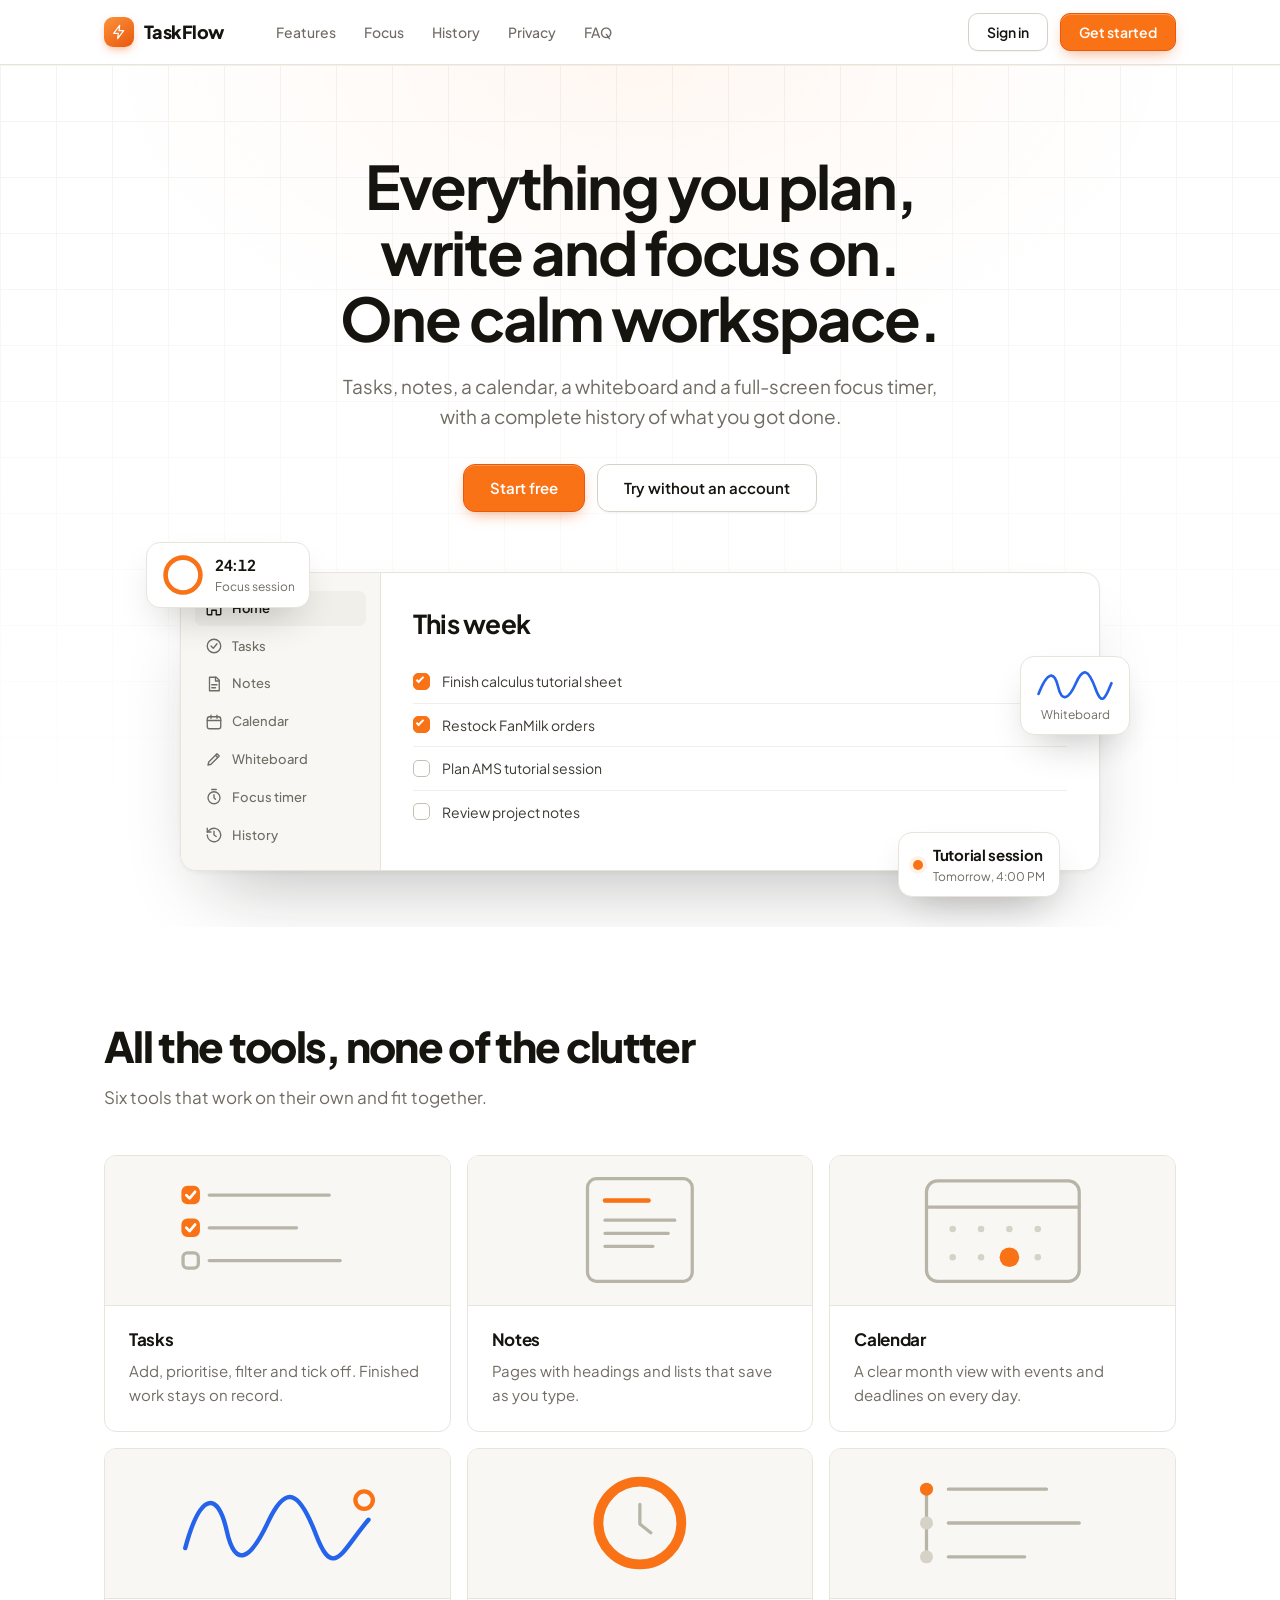
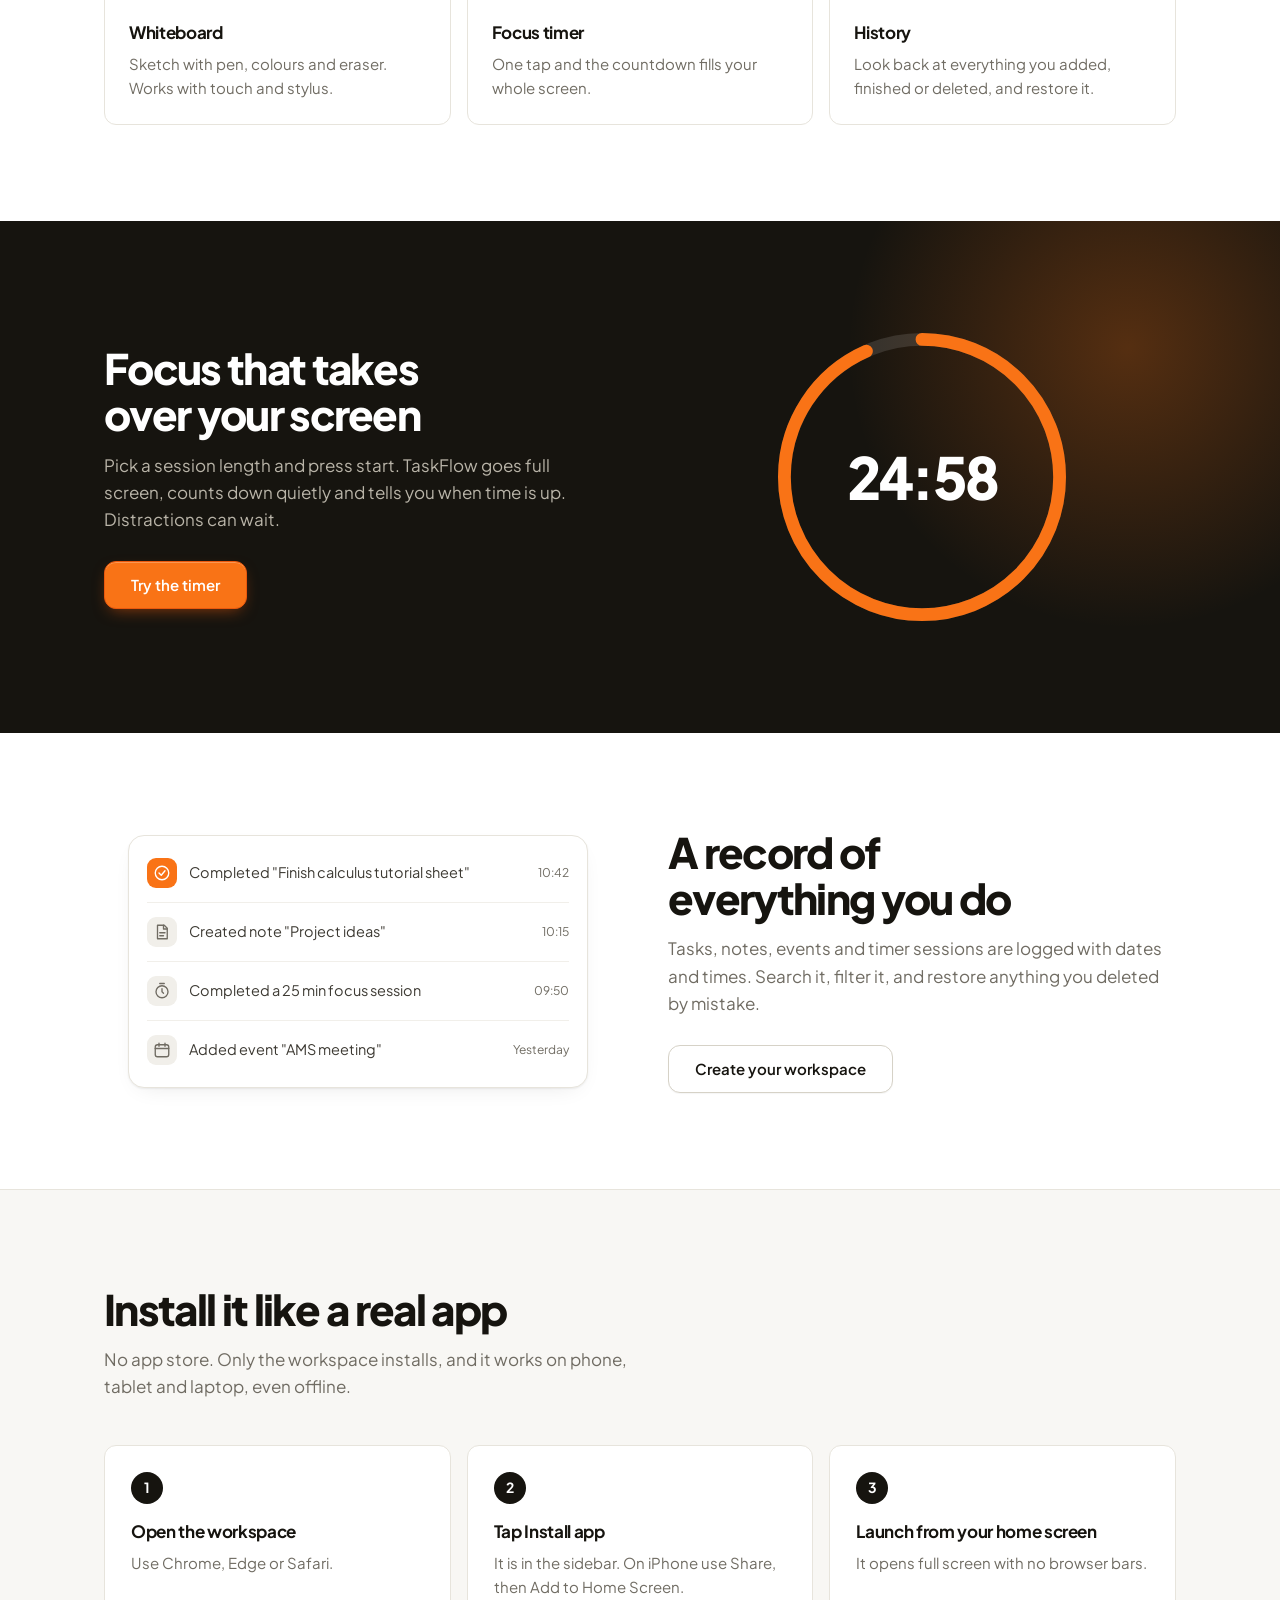
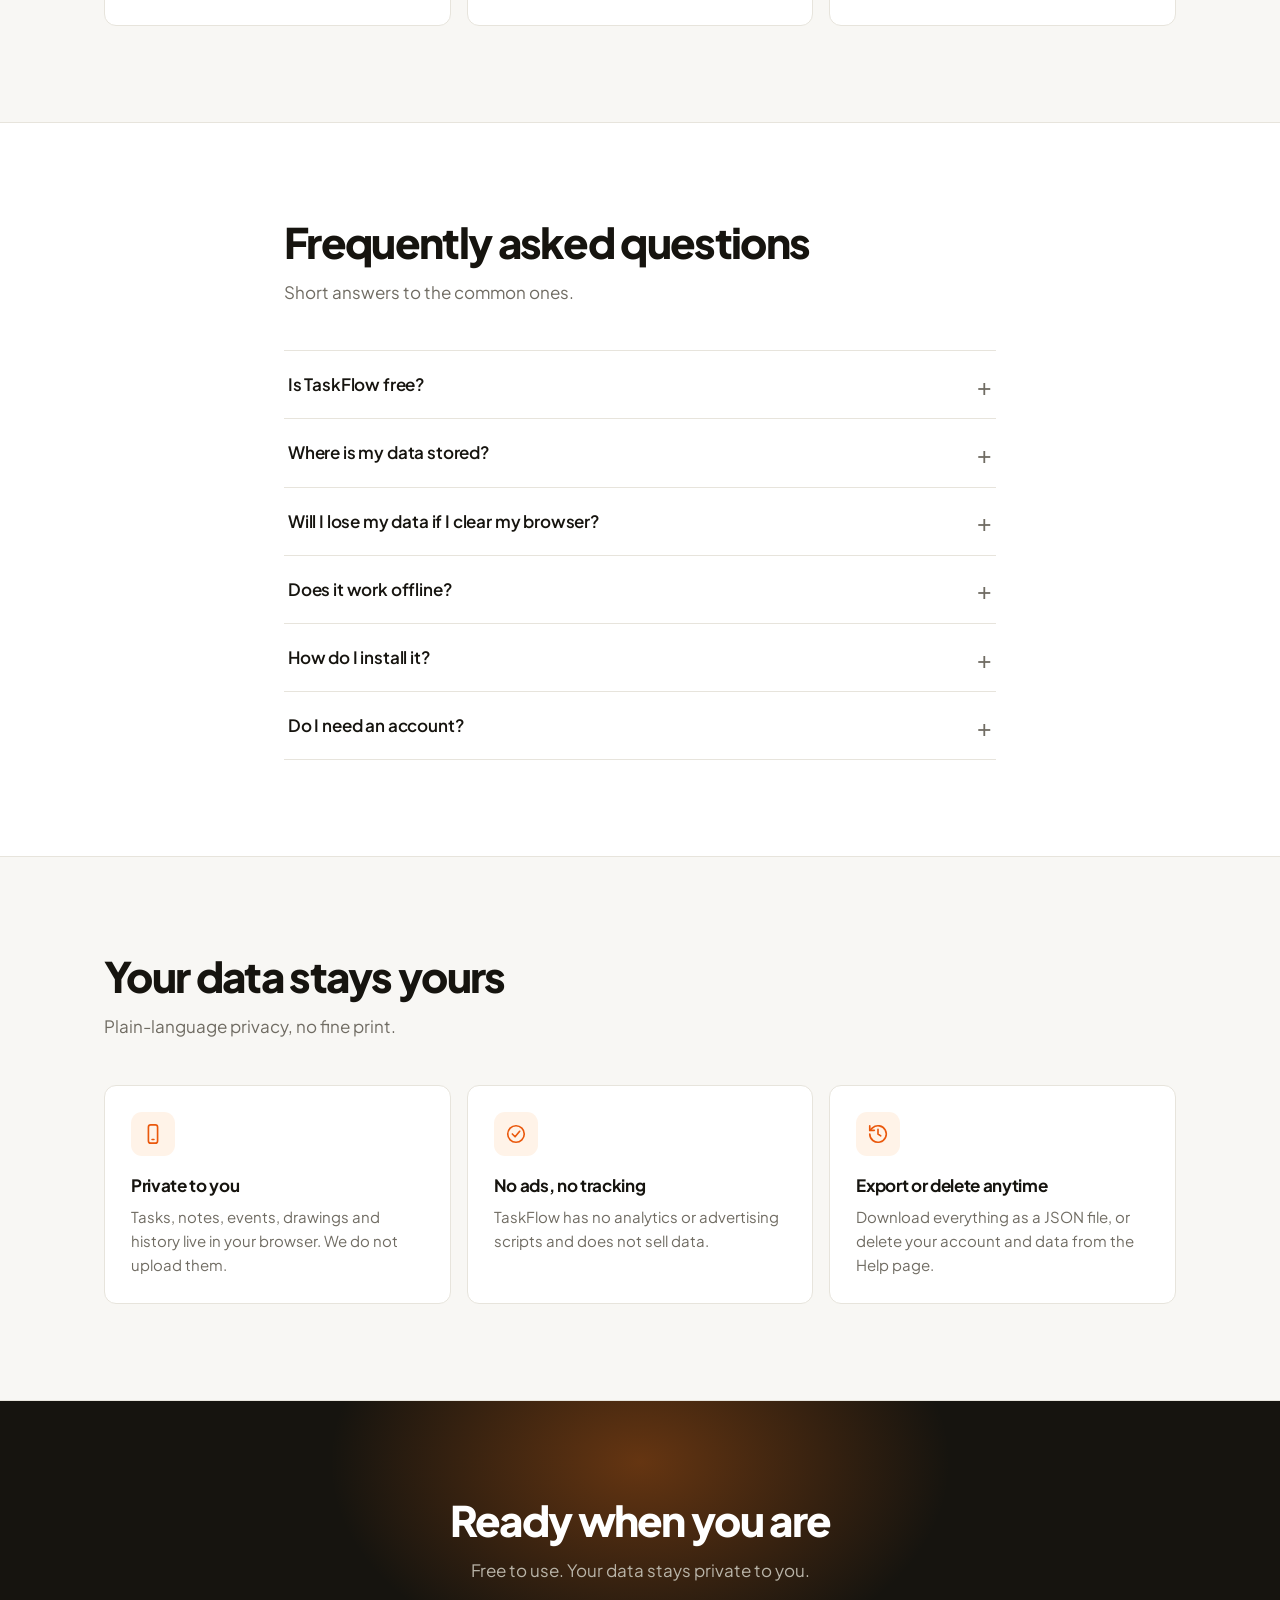
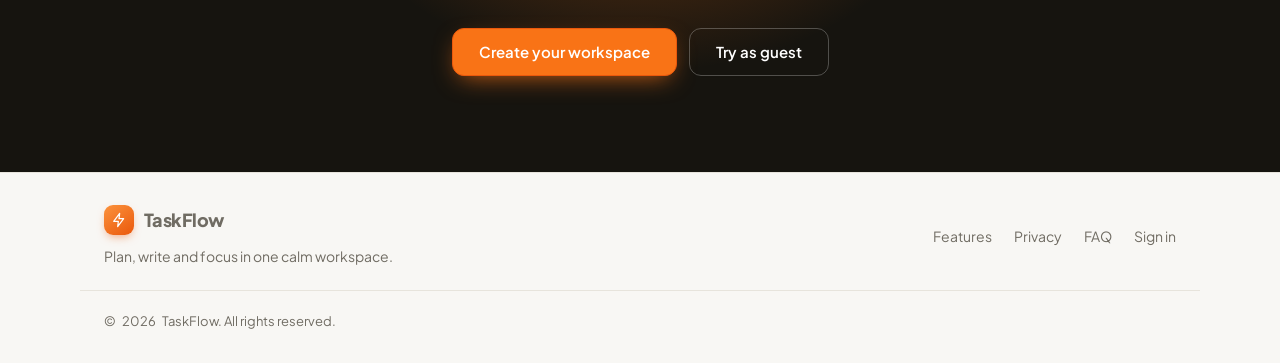
<file: index.html>
<!doctype html>
<html lang="en">
  <head>
    <meta charset="UTF-8" />
    <meta
      name="viewport"
      content="width=device-width,initial-scale=1,viewport-fit=cover"
    />
    <title>TaskFlow - Plan, write and focus in one place</title>
    <meta
      name="description"
      content="Tasks, notes, calendar, whiteboard, focus timer and full history in one workspace."
    />
    <meta name="theme-color" content="#F97316" />
    <link rel="icon" href="icons/icon-192.png" />
    <link rel="apple-touch-icon" href="icons/icon-192.png" />
    <script>
      document.documentElement.className = "js";
    </script>
    <link rel="stylesheet" href="fonts.css"><link rel="stylesheet" href="site.css" />
  </head>
  <body>
    <svg width="0" height="0" style="position: absolute" aria-hidden="true">
      <defs>
        <symbol id="i-bolt" viewBox="0 0 24 24">
          <path d="M13 2 4 14h7l-1 8 9-12h-7z" />
        </symbol>
        <symbol id="i-home" viewBox="0 0 24 24">
          <path d="M3 11 12 3l9 8v9a1 1 0 0 1-1 1h-5v-6H9v6H4a1 1 0 0 1-1-1z" />
        </symbol>
        <symbol id="i-check" viewBox="0 0 24 24">
          <circle cx="12" cy="12" r="9" />
          <path d="m8 12 3 3 5-6" />
        </symbol>
        <symbol id="i-note" viewBox="0 0 24 24">
          <path d="M6 3h9l4 4v14H6z" />
          <path d="M14 3v5h5M9 13h7M9 17h5" />
        </symbol>
        <symbol id="i-cal" viewBox="0 0 24 24">
          <rect x="3" y="5" width="18" height="16" rx="3" />
          <path d="M3 10h18M8 3v4M16 3v4" />
        </symbol>
        <symbol id="i-pen" viewBox="0 0 24 24">
          <path d="m4 20 1-4L16 5l3 3L8 19z" />
          <path d="m14 7 3 3" />
        </symbol>
        <symbol id="i-timer" viewBox="0 0 24 24">
          <circle cx="12" cy="13" r="8" />
          <path d="M12 9v4l2 2M9 2h6" />
        </symbol>
        <symbol id="i-hist" viewBox="0 0 24 24">
          <path d="M3 12a9 9 0 1 0 3-6.7L3 8" />
          <path d="M3 3v5h5M12 7v5l3 2" />
        </symbol>
        <symbol id="i-phone" viewBox="0 0 24 24">
          <rect x="7" y="2" width="10" height="20" rx="2.5" />
          <path d="M11 18h2" />
        </symbol>
      </defs>
    </svg>
    <header class="nav">
      <div class="wrap">
        <a class="logo" href="#top"
          ><i
            ><svg class="ico" fill="#fff" stroke="none">
              <use href="#i-bolt" /></svg></i
          >TaskFlow</a
        >
        <nav id="menu">
          <a href="#features">Features</a><a href="#focus">Focus</a
          ><a href="#history">History</a><a href="#privacy">Privacy</a
          ><a href="#faq">FAQ</a>
        </nav>
        <span class="sp"></span>
        <a class="btn hide" href="login.html?mode=signin">Sign in</a
        ><a class="btn p" href="login.html?mode=signup">Get started</a
        ><button class="burger" id="bg" aria-label="Menu">&#9776;</button>
      </div>
    </header>
    <main id="top">
      <section class="hero">
        <div class="wrap">
          <h1>Everything you plan, write and focus on. One calm workspace.</h1>
          <p>
            Tasks, notes, a calendar, a whiteboard and a full-screen focus
            timer, with a complete history of what you got done.
          </p>
          <div class="cta">
            <a class="btn p lg" href="login.html?mode=signup">Start free</a
            ><a class="btn lg" href="app.html?guest=1"
              >Try without an account</a
            >
          </div>
          <div class="stage">
            <div class="chip c1" aria-hidden="true">
              <svg viewBox="0 0 48 48" width="44" height="44">
                <circle
                  cx="24"
                  cy="24"
                  r="19"
                  fill="none"
                  stroke="#f1efea"
                  stroke-width="5"
                />
                <circle
                  class="ringd"
                  cx="24"
                  cy="24"
                  r="19"
                  fill="none"
                  stroke="#F97316"
                  stroke-width="5"
                  stroke-linecap="round"
                  stroke-dasharray="119.4"
                  transform="rotate(-90 24 24)"
                />
              </svg>
              <div><b>24:12</b><small>Focus session</small></div>
            </div>
            <div class="chip c2" aria-hidden="true">
              <svg
                viewBox="0 0 90 40"
                width="80"
                height="36"
                fill="none"
                stroke="#2563eb"
                stroke-width="3"
                stroke-linecap="round"
              >
                <path
                  class="draw"
                  pathLength="100"
                  d="M4 30c10-26 18-26 22-8s12 14 20-4 14-16 22 6 12 8 18-6"
                /></svg
              ><small>Whiteboard</small>
            </div>
            <div class="chip c3" aria-hidden="true">
              <span class="dot"></span>
              <div><b>Tutorial session</b><small>Tomorrow, 4:00 PM</small></div>
            </div>
            <div class="mock" aria-hidden="true">
              <aside>
                <b class="on"
                  ><svg class="ico"><use href="#i-home" /></svg>Home</b
                ><b
                  ><svg class="ico"><use href="#i-check" /></svg>Tasks</b
                ><b
                  ><svg class="ico"><use href="#i-note" /></svg>Notes</b
                ><b
                  ><svg class="ico"><use href="#i-cal" /></svg>Calendar</b
                ><b
                  ><svg class="ico"><use href="#i-pen" /></svg>Whiteboard</b
                ><b
                  ><svg class="ico"><use href="#i-timer" /></svg>Focus timer</b
                ><b
                  ><svg class="ico"><use href="#i-hist" /></svg>History</b
                >
              </aside>
              <main>
                <h3>This week</h3>
                <div class="row">
                  <span class="cb d"></span>Finish calculus tutorial sheet
                </div>
                <div class="row">
                  <span class="cb d"></span>Restock FanMilk orders
                </div>
                <div class="row">
                  <span class="cb auto"></span>Plan AMS tutorial session
                </div>
                <div class="row">
                  <span class="cb"></span>Review project notes
                </div>
              </main>
            </div>
          </div>
        </div>
      </section>

      <section class="sec" id="features">
        <div class="wrap">
          <h2>All the tools, none of the clutter</h2>
          <p class="lead">Six tools that work on their own and fit together.</p>
          <div class="bento">
            <article class="card rv">
              <div class="art">
                <svg viewBox="0 0 220 110">
                  <g class="s">
                    <rect
                      x="24"
                      y="16"
                      width="14"
                      height="14"
                      rx="4"
                      class="f"
                    />
                    <path d="m27 23 3 3 5-6" class="w" />
                    <path d="M48 23h110" />
                    <rect
                      x="24"
                      y="46"
                      width="14"
                      height="14"
                      rx="4"
                      class="f"
                    />
                    <path d="m27 53 3 3 5-6" class="w" />
                    <path d="M48 53h80" />
                    <rect x="24" y="76" width="14" height="14" rx="4" />
                    <path d="M48 83h120" />
                  </g>
                </svg>
              </div>
              <h3>Tasks</h3>
              <p>
                Add, prioritise, filter and tick off. Finished work stays on
                record.
              </p>
            </article>
            <article class="card rv">
              <div class="art">
                <svg viewBox="0 0 220 110">
                  <g class="s">
                    <rect x="62" y="8" width="96" height="94" rx="8" />
                    <path d="M78 28h40M78 46h64M78 58h58M78 70h44" />
                    <path d="M78 28h40" class="th" />
                  </g>
                </svg>
              </div>
              <h3>Notes</h3>
              <p>Pages with headings and lists that save as you type.</p>
            </article>
            <article class="card rv">
              <div class="art">
                <svg viewBox="0 0 220 110">
                  <g class="s">
                    <rect x="40" y="10" width="140" height="92" rx="10" />
                    <path d="M40 34h140" />
                  </g>
                  <g fill="#d6d2c7">
                    <circle cx="64" cy="54" r="3" />
                    <circle cx="90" cy="54" r="3" />
                    <circle cx="116" cy="54" r="3" />
                    <circle cx="142" cy="54" r="3" />
                    <circle cx="64" cy="80" r="3" />
                    <circle cx="90" cy="80" r="3" />
                    <circle cx="142" cy="80" r="3" />
                  </g>
                  <circle cx="116" cy="80" r="9" fill="#F97316" />
                </svg>
              </div>
              <h3>Calendar</h3>
              <p>A clear month view with events and deadlines on every day.</p>
            </article>
            <article class="card rv">
              <div class="art">
                <svg viewBox="0 0 220 110">
                  <path
                    class="draw"
                    pathLength="100"
                    d="M26 78c14-52 30-52 38-16s22 26 38-8 28-30 44 12 24 14 48-14"
                    fill="none"
                    stroke="#2563eb"
                    stroke-width="4"
                    stroke-linecap="round"
                  />
                  <circle
                    cx="190"
                    cy="34"
                    r="8"
                    fill="none"
                    stroke="#F97316"
                    stroke-width="4"
                  />
                </svg>
              </div>
              <h3>Whiteboard</h3>
              <p>
                Sketch with pen, colours and eraser. Works with touch and
                stylus.
              </p>
            </article>
            <article class="card rv">
              <div class="art">
                <svg viewBox="0 0 220 110">
                  <circle
                    cx="110"
                    cy="55"
                    r="38"
                    fill="none"
                    stroke="#f1efea"
                    stroke-width="9"
                  />
                  <circle
                    class="ringd"
                    cx="110"
                    cy="55"
                    r="38"
                    fill="none"
                    stroke="#F97316"
                    stroke-width="9"
                    stroke-linecap="round"
                    stroke-dasharray="238.8"
                    transform="rotate(-90 110 55)"
                  />
                  <path d="M110 38v18l10 8" class="s" />
                </svg>
              </div>
              <h3>Focus timer</h3>
              <p>One tap and the countdown fills your whole screen.</p>
            </article>
            <article class="card rv">
              <div class="art">
                <svg viewBox="0 0 220 110">
                  <g class="s"><path d="M40 20v70" /></g>
                  <g>
                    <circle cx="40" cy="24" r="6" fill="#F97316" />
                    <circle cx="40" cy="55" r="6" fill="#d6d2c7" />
                    <circle cx="40" cy="86" r="6" fill="#d6d2c7" />
                  </g>
                  <g class="s"><path d="M60 24h90M60 55h120M60 86h70" /></g>
                </svg>
              </div>
              <h3>History</h3>
              <p>
                Look back at everything you added, finished or deleted, and
                restore it.
              </p>
            </article>
          </div>
        </div>
      </section>

      <section class="sec dark" id="focus">
        <div class="wrap split">
          <div class="rv">
            <h2>Focus that takes over your screen</h2>
            <p class="lead">
              Pick a session length and press start. TaskFlow goes full screen,
              counts down quietly and tells you when time is up. Distractions
              can wait.
            </p>
            <a class="btn p lg" href="app.html?guest=1#timer">Try the timer</a>
          </div>
          <div class="rv">
            <div class="clock">
              <svg viewBox="0 0 200 200">
                <circle
                  cx="100"
                  cy="100"
                  r="86"
                  fill="none"
                  stroke="#ffffff1f"
                  stroke-width="8"
                />
                <circle
                  id="dring"
                  cx="100"
                  cy="100"
                  r="86"
                  fill="none"
                  stroke="#F97316"
                  stroke-width="8"
                  stroke-linecap="round"
                  stroke-dasharray="540.4"
                  stroke-dashoffset="0"
                  transform="rotate(-90 100 100)"
                />
              </svg>
              <div class="t" id="dtime">25:00</div>
            </div>
          </div>
        </div>
      </section>

      <section class="sec" id="history">
        <div class="wrap split rev">
          <div class="rv">
            <div class="log" aria-hidden="true">
              <div class="li">
                <svg class="ico g"><use href="#i-check" /></svg
                ><span>Completed "Finish calculus tutorial sheet"</span
                ><small>10:42</small>
              </div>
              <div class="li">
                <svg class="ico"><use href="#i-note" /></svg
                ><span>Created note "Project ideas"</span><small>10:15</small>
              </div>
              <div class="li">
                <svg class="ico"><use href="#i-timer" /></svg
                ><span>Completed a 25 min focus session</span
                ><small>09:50</small>
              </div>
              <div class="li">
                <svg class="ico"><use href="#i-cal" /></svg
                ><span>Added event "AMS meeting"</span><small>Yesterday</small>
              </div>
            </div>
          </div>
          <div class="rv">
            <h2>A record of everything you do</h2>
            <p class="lead">
              Tasks, notes, events and timer sessions are logged with dates and
              times. Search it, filter it, and restore anything you deleted by
              mistake.
            </p>
            <a class="btn lg" href="login.html?mode=signup"
              >Create your workspace</a
            >
          </div>
        </div>
      </section>

      <section class="sec soft" id="install">
        <div class="wrap">
          <h2>Install it like a real app</h2>
          <p class="lead">
            No app store. Only the workspace installs, and it works on phone,
            tablet and laptop, even offline.
          </p>
          <div class="steps">
            <div class="card rv">
              <span class="n">1</span>
              <h3>Open the workspace</h3>
              <p>Use Chrome, Edge or Safari.</p>
            </div>
            <div class="card rv">
              <span class="n">2</span>
              <h3>Tap Install app</h3>
              <p>
                It is in the sidebar. On iPhone use Share, then Add to Home
                Screen.
              </p>
            </div>
            <div class="card rv">
              <span class="n">3</span>
              <h3>Launch from your home screen</h3>
              <p>It opens full screen with no browser bars.</p>
            </div>
          </div>
        </div>
      </section>

      <section class="sec" id="faq">
        <div class="wrap narrow">
          <h2>Frequently asked questions</h2>
          <p class="lead">Short answers to the common ones.</p>
          <details class="qa rv">
            <summary>Is TaskFlow free?</summary>
            <p>
              Yes. You can use every feature without paying and without an
              account.
            </p>
          </details>
          <details class="qa rv">
            <summary>Where is my data stored?</summary>
            <p>
              Guests: on your device only. Accounts: in your private TaskFlow account in the
              cloud, plus a copy on each device you use, so it syncs between your phone and
              computer. Only you can read it.
            </p>
          </details>
          <details class="qa rv">
            <summary>Will I lose my data if I clear my browser?</summary>
            <p>
              Yes, clearing site data removes it. Use Download my data on the
              app's Help page to keep a backup file.
            </p>
          </details>
          <details class="qa rv">
            <summary>Does it work offline?</summary>
            <p>Yes. After your first visit the app opens without internet.</p>
          </details>
          <details class="qa rv">
            <summary>How do I install it?</summary>
            <p>
              Open the workspace, then use Install app in the sidebar or your
              browser's install option. On iPhone, tap Share then Add to Home
              Screen. Only the workspace is installed.
            </p>
          </details>
          <details class="qa rv">
            <summary>Do I need an account?</summary>
            <p>
              No. You can try everything as a guest. Create a free account to get a
              profile photo, your own theme colour and sync between all your devices.
            </p>
          </details>
        </div>
      </section>
      <section class="sec soft" id="privacy">
        <div class="wrap">
          <h2>Your data stays yours</h2>
          <p class="lead">Plain-language privacy, no fine print.</p>
          <div class="grid">
            <div class="card rv">
              <div class="ic">
                <svg class="ico"><use href="#i-phone" /></svg>
              </div>
              <h3>Private to you</h3>
              <p>
                Tasks, notes, events, drawings and history live in your browser.
                We do not upload them.
              </p>
            </div>
            <div class="card rv">
              <div class="ic">
                <svg class="ico"><use href="#i-check" /></svg>
              </div>
              <h3>No ads, no tracking</h3>
              <p>
                TaskFlow has no analytics or advertising scripts and does not
                sell data.
              </p>
            </div>
            <div class="card rv">
              <div class="ic">
                <svg class="ico"><use href="#i-hist" /></svg>
              </div>
              <h3>Export or delete anytime</h3>
              <p>
                Download everything as a JSON file, or delete your account and
                data from the Help page.
              </p>
            </div>
          </div>
        </div>
      </section>
      <section class="sec band">
        <div class="wrap">
          <h2>Ready when you are</h2>
          <p class="lead">Free to use. Your data stays private to you.</p>
          <div class="cta">
            <a class="btn p lg" href="login.html?mode=signup"
              >Create your workspace</a
            ><a class="btn lg ghost" href="app.html?guest=1">Try as guest</a>
          </div>
        </div>
      </section>
    </main>
    <footer>
      <div class="wrap fgrid">
        <div>
          <span class="logo"
            ><i
              ><svg class="ico" fill="#fff" stroke="none">
                <use href="#i-bolt" /></svg></i
            >TaskFlow</span
          >
          <p>Plan, write and focus in one calm workspace.</p>
        </div>
        <div class="fl">
          <a href="#features">Features</a><a href="#privacy">Privacy</a
          ><a href="#faq">FAQ</a><a href="login.html?mode=signin">Sign in</a>
        </div>
      </div>
      <div class="wrap copy">
        &copy; <span id="yr">2026</span> TaskFlow. All rights reserved.
      </div>
    </footer>
    <script>
      const m = document.getElementById("menu");
      document.getElementById("bg").onclick = () => m.classList.toggle("open");
      m.querySelectorAll("a").forEach(
        (a) => (a.onclick = () => m.classList.remove("open")),
      );
      if (JSON.parse(localStorage.getItem("tf_user") || "null"))
        document
          .querySelectorAll('a[href^="login"]')
          .forEach((a) => (a.href = "app.html"));
      const io = new IntersectionObserver(
        (es) =>
          es.forEach((e) => {
            if (e.isIntersecting) {
              e.target.classList.add("in");
              io.unobserve(e.target);
            }
          }),
        { threshold: 0.15 },
      );
      document.querySelectorAll(".rv").forEach((e, i) => {
        e.style.transitionDelay = (i % 3) * 80 + "ms";
        io.observe(e);
      });
      let s = 1500;
      const C = 540.4,
        pad = (n) => String(n).padStart(2, "0");
      setInterval(() => {
        s--;
        if (s < 1470) s = 1500;
        document.getElementById("dtime").textContent =
          pad(Math.floor(s / 60)) + ":" + pad(s % 60);
        document.getElementById("dring").style.strokeDashoffset =
          (C * (1500 - s)) / 30;
      }, 1000);
      document.getElementById("yr").textContent = new Date().getFullYear();
      if ("serviceWorker" in navigator)
        navigator.serviceWorker.register("sw.js");
    </script>
  </body>
</html>
</file>
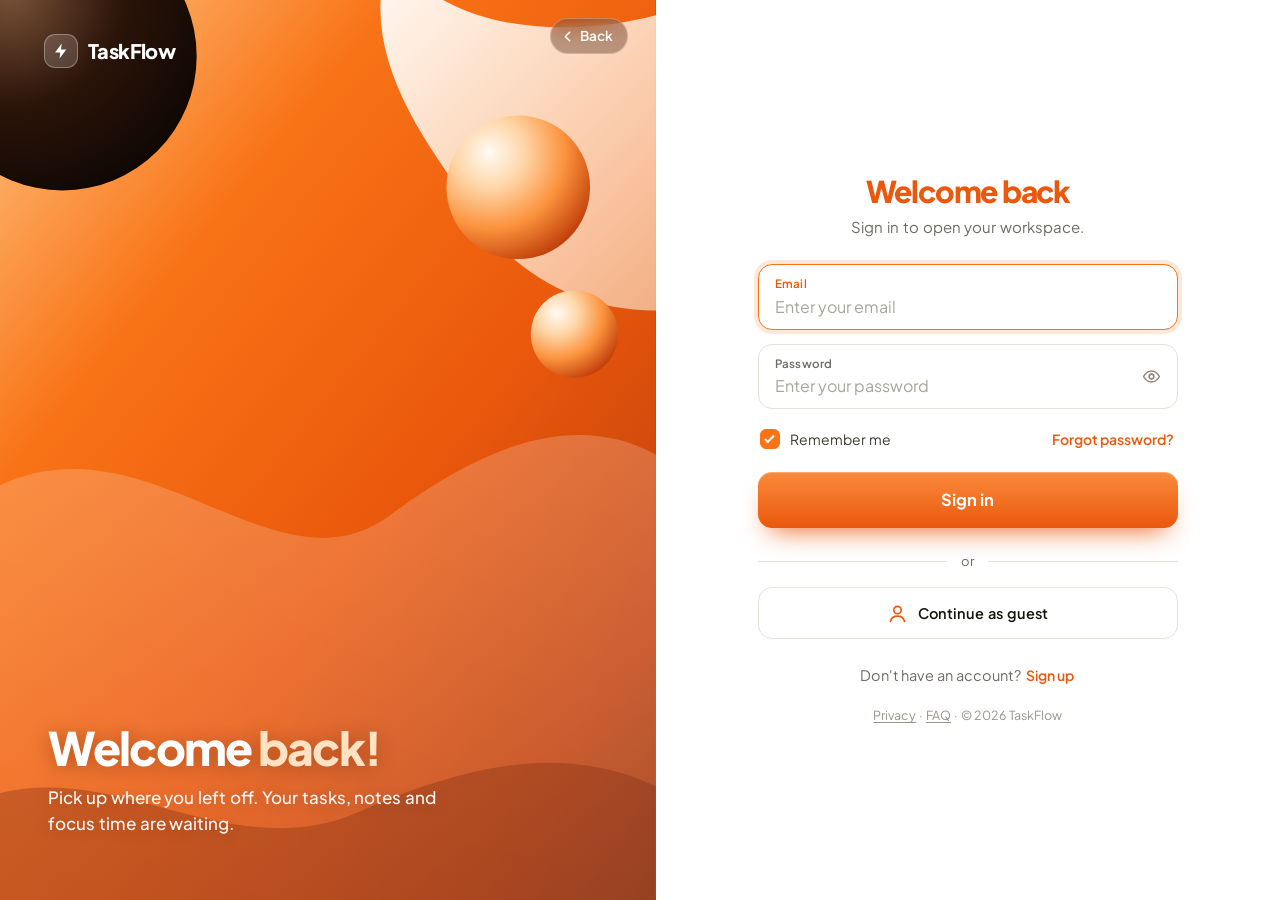
<file: app.html>
<!doctype html>
<html lang="en">
  <head>
    <meta charset="UTF-8" />
    <meta
      name="viewport"
      content="width=device-width,initial-scale=1,viewport-fit=cover"
    />
    <title>TaskFlow - Workspace</title>
    <meta name="theme-color" content="#F97316" />
    <link rel="manifest" href="manifest.webmanifest" />
    <link rel="icon" href="icon-192.png" />
    <link rel="apple-touch-icon" href="icon-192.png" />
    <meta name="apple-mobile-web-app-capable" content="yes" />
    <meta name="mobile-web-app-capable" content="yes" />
    <meta name="apple-mobile-web-app-title" content="TaskFlow" />
    <link rel="stylesheet" href="flatpickr.min.css" />
    <link rel="stylesheet" href="fonts.css" />
    <link rel="stylesheet" href="app.css" />
    <script src="supabase.js"></script>
    <script src="config.js"></script>
    <script src="cloud.js"></script>
    <script src="profile.js"></script>
  </head>
  <body>
    <div class="app">
      <aside class="sb" id="sb" aria-label="Main navigation">
        <div class="brand">
          <span class="logo"
            ><i><i data-lucide="zap" class="ico"></i></i>TaskFlow</span
          ><button class="ib sbx" id="sbx" aria-label="Close menu">
            <i data-lucide="x" class="ico"></i>
          </button>
        </div>
        <button class="qa" id="qa">
          <i data-lucide="plus" class="ico"></i>New to-do
        </button>
        <nav id="nav"></nav>
        <div class="sbf">
          <button class="nv" id="inst" hidden>
            <i data-lucide="download" class="ico"></i><span>Install app</span>
          </button>
          <div class="uc">
            <span class="av" id="av"></span>
            <div class="ui"><b id="un"></b><small id="ue"></small></div>
            <button class="ib" id="out" aria-label="Sign out" title="Sign out">
              <i data-lucide="log-out" class="ico"></i>
            </button>
          </div>
        </div>
      </aside>
      <div class="bd" id="bd"></div>
      <div class="main">
        <div class="top">
          <button class="ib mb" id="mb" aria-label="Open menu">
            <i data-lucide="menu" class="ico"></i>
          </button>
          <h2 id="tt"></h2>
          <span class="sp"></span
          ><button
            class="ib"
            id="sbtn"
            aria-label="Search (Ctrl+K)"
            title="Search (Ctrl+K)"
          >
            <i data-lucide="search" class="ico"></i>
          </button>
          <button class="ib" id="dkbtn" aria-label="Dark mode" title="Dark mode"><i data-lucide="moon" class="ico"></i></button>
          <button class="ib" id="dkbtn" aria-label="Dark mode" title="Dark mode"></button>
          <button class="ib pbtn" id="pbtn" hidden aria-haspopup="menu" aria-expanded="false" aria-label="Profile menu"></button>
        </div>
        <div class="view" id="v"></div>
        <nav class="tabbar" id="tabbar" aria-label="Quick navigation"><button data-t="tasks" data-l="myday"><i data-lucide="sun" class="ico"></i><span>My Day</span></button><button data-t="tasks" data-l="all"><i data-lucide="circle-check" class="ico"></i><span>To-dos</span></button><button data-t="cal"><i data-lucide="calendar" class="ico"></i><span>Calendar</span></button><button data-t="notes"><i data-lucide="file-text" class="ico"></i><span>Notes</span></button><button id="tbm"><i data-lucide="ellipsis" class="ico"></i><span>More</span></button></nav>
      </div>
    </div>
    <div class="fs" id="fs">
      <div class="big" id="fb">25:00</div>
      <div class="bar"><i id="fp" style="width: 0"></i></div>
      <div class="ctl">
        <button class="btn p" id="fpause">Pause</button
        ><button class="btn" id="fexit">Exit full screen</button
        ><button class="btn" id="fstop">Stop</button>
      </div>
    </div>
    <div id="md"></div>
    <div id="sr"></div>
    <script src="dayjs.min.js"></script>
    <script src="lucide.min.js"></script>
    <script src="flatpickr.min.js"></script>
    <script src="fuse.min.js"></script>
    <script src="chart.umd.js"></script>
    <script src="fullcalendar.min.js"></script>
    <script src="tiptap.bundle.js"></script>
    <script src="fabric.min.js"></script>
    <script src="emoji-picker.js"></script>
    <script src="auth.js"></script>
    <script src="sync.js"></script>
    <script src="app.js"></script>
  </body>
</html>
</file>
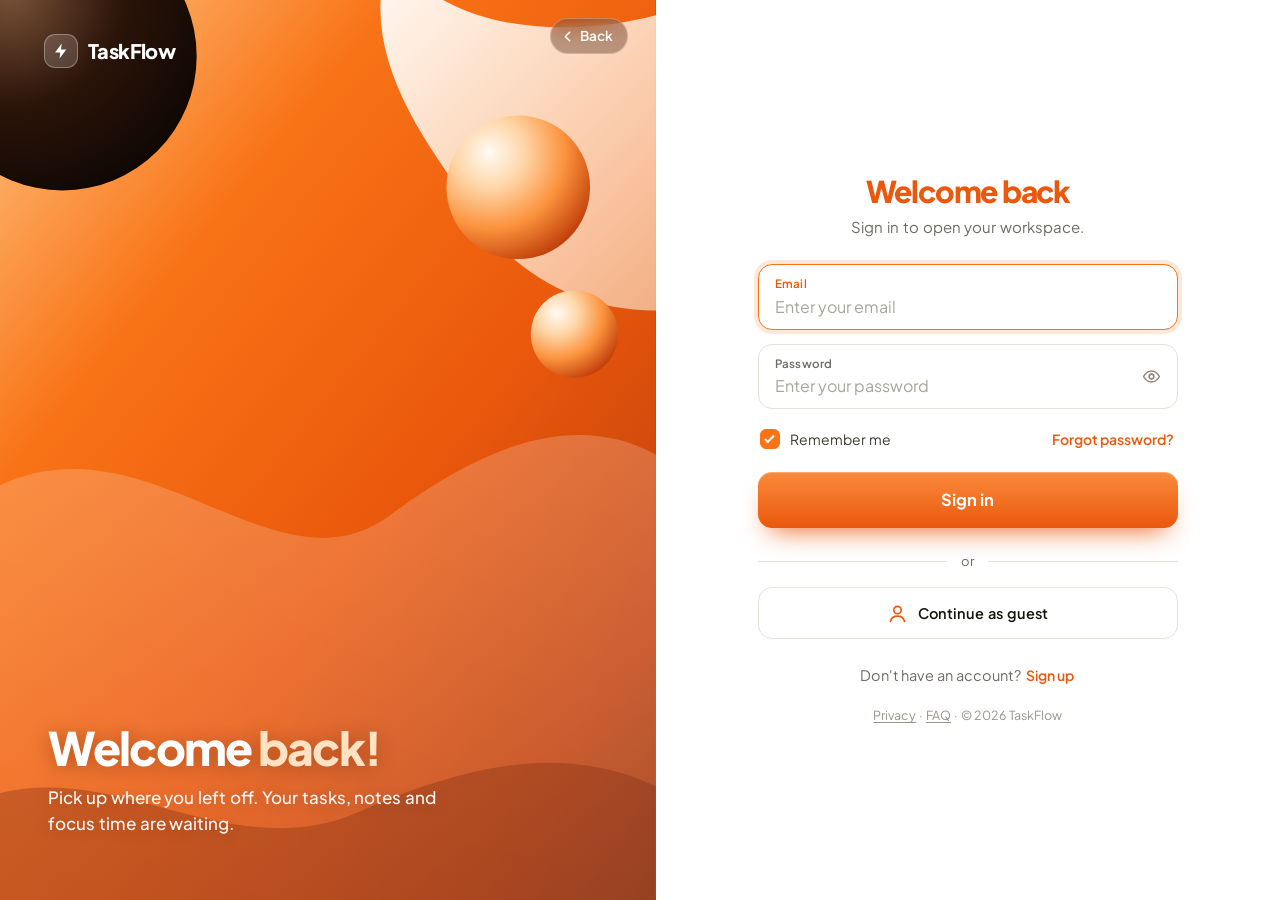
<file: login.html>
<!doctype html>
<html lang="en">
  <head>
    <meta charset="UTF-8" />
    <meta name="viewport" content="width=device-width, initial-scale=1, viewport-fit=cover" />
    <title>TaskFlow - Sign in</title>
    <meta name="description" content="Sign in or create your free TaskFlow workspace." />
    <meta name="theme-color" content="#c2410c" />
    <meta name="color-scheme" content="light" />
    <link rel="icon" href="icons/icon-192.png" />
    <link rel="stylesheet" href="fonts.css" />
    <link rel="stylesheet" href="auth.css" />
  </head>
  <body data-view="form" data-mode="signin">
    <noscript
      ><p class="nojs">
        TaskFlow needs JavaScript to sign you in. Please turn it on and reload.
      </p></noscript
    >

    <div class="stage">
      <!-- Illustrated panel: the full-screen welcome on phones, the left half on desktop -->
      <section class="art-pane" aria-label="Welcome to TaskFlow">
        <svg
          class="art"
          viewBox="0 0 420 860"
          preserveAspectRatio="xMidYMin slice"
          aria-hidden="true"
          focusable="false"
        >
          <defs>
            <linearGradient id="bg" x1="0.1" y1="0" x2="0.7" y2="1">
              <stop offset="0" stop-color="#fdba74" />
              <stop offset="0.22" stop-color="#f97316" />
              <stop offset="0.5" stop-color="#ea580c" />
              <stop offset="0.74" stop-color="#c2410c" />
              <stop offset="1" stop-color="#7c2d12" />
            </linearGradient>
            <radialGradient id="glass" cx="0.3" cy="0.26" r="0.8">
              <stop offset="0" stop-color="#fffaf3" />
              <stop offset="0.3" stop-color="#fed7aa" />
              <stop offset="0.66" stop-color="#fb923c" />
              <stop offset="1" stop-color="#c2410c" />
            </radialGradient>
            <radialGradient id="ink" cx="0.3" cy="0.26" r="0.85">
              <stop offset="0" stop-color="#7a5238" />
              <stop offset="0.5" stop-color="#2b1409" />
              <stop offset="1" stop-color="#0d0603" />
            </radialGradient>
            <linearGradient id="milk" x1="0" y1="0" x2="1" y2="1">
              <stop offset="0" stop-color="#ffffff" stop-opacity="0.96" />
              <stop offset="1" stop-color="#ffedd5" stop-opacity="0.55" />
            </linearGradient>
            <linearGradient id="wave" x1="0" y1="0" x2="0" y2="1">
              <stop offset="0" stop-color="#ffffff" stop-opacity="0.2" />
              <stop offset="1" stop-color="#ffffff" stop-opacity="0.02" />
            </linearGradient>
          </defs>
          <rect width="420" height="860" fill="url(#bg)" />
          <path d="M-30 330C80 240 170 390 250 330S410 250 470 340V900H-30Z" fill="url(#wave)" />
          <path
            d="M-30 520C60 470 140 560 230 520S400 470 470 540V900H-30Z"
            fill="#7c2d12"
            opacity="0.35"
          />
          <path
            d="M250-30C300 40 420 20 470-10V190C400 215 330 185 300 130C268 85 228 30 250-30Z"
            fill="url(#milk)"
          />
          <g class="float f1"><circle cx="40" cy="36" r="86" fill="url(#ink)" /></g>
          <g class="float f2"><circle cx="332" cy="120" r="46" fill="url(#glass)" /></g>
          <g class="float f3"><circle cx="368" cy="214" r="28" fill="url(#glass)" /></g>
          <g class="float f4"><circle cx="70" cy="660" r="32" fill="url(#glass)" /></g>
          <g class="float f5"><circle cx="190" cy="770" r="76" fill="url(#ink)" /></g>
        </svg>

        <a class="back" id="back" href="index.html"
          ><svg viewBox="0 0 24 24" aria-hidden="true"><path d="m15 18-6-6 6-6" /></svg>Back</a
        >

        <a class="brand" href="index.html" tabindex="-1">
          <i
            ><svg viewBox="0 0 24 24" fill="#fff" stroke="none" aria-hidden="true">
              <path d="M13 2 4 14h7l-1 8 9-12h-7z" /></svg></i
          >TaskFlow
        </a>

        <div class="pitch">
          <h1 id="pitch-title">Welcome <em>back!</em></h1>
          <p>Your tasks, notes, calendar and focus time, in one calm workspace.</p>
        </div>

        <nav class="intro-tabs" aria-label="Choose how to continue">
          <button type="button" id="goin">Sign in</button>
          <button type="button" id="goup">Sign up</button>
        </nav>
      </section>

      <!-- The form card: slides up over the artwork on phones -->
      <main class="sheet" id="sheet">
        <div class="card">
          <h2 id="title">Welcome back</h2>
          <p class="lede" id="lede">Sign in to open your workspace.</p>

          <form id="form" novalidate>
            <div class="field" id="f-name" data-for="name" hidden>
              <label for="name">Full name</label>
              <input id="name" name="name" autocomplete="name" placeholder="Enter your full name" />
            </div>

            <div class="field" id="f-email" data-for="email">
              <label for="email">Email</label>
              <input
                id="email"
                name="email"
                type="email"
                inputmode="email"
                autocomplete="email"
                autocapitalize="off"
                spellcheck="false"
                placeholder="Enter your email"
              />
            </div>

            <div class="field has-eye" id="f-password" data-for="password">
              <label for="password" id="password-label">Password</label>
              <input
                id="password"
                name="password"
                type="password"
                autocomplete="current-password"
                placeholder="Enter your password"
              />
              <button
                class="eye"
                id="eye"
                type="button"
                aria-label="Show password"
                aria-pressed="false"
              >
                <svg viewBox="0 0 24 24" aria-hidden="true">
                  <g id="eye-open">
                    <path d="M2 12s3.6-7 10-7 10 7 10 7-3.6 7-10 7S2 12 2 12z" />
                    <circle cx="12" cy="12" r="3" />
                  </g>
                  <g id="eye-shut" hidden>
                    <path d="M3 3l18 18" />
                    <path
                      d="M10.6 5.1A9.9 9.9 0 0 1 12 5c6.4 0 10 7 10 7a17 17 0 0 1-3.2 4.2M6.6 6.6A17 17 0 0 0 2 12s3.6 7 10 7a9.7 9.7 0 0 0 4.4-1"
                    />
                    <path d="M9.9 9.9a3 3 0 0 0 4.2 4.2" />
                  </g>
                </svg>
              </button>
            </div>

            <div class="meter" id="meter" data-score="0" hidden aria-hidden="true">
              <i></i><i></i><i></i><i></i>
            </div>
            <p class="hint" id="hint" hidden aria-live="polite"></p>

            <div class="row" id="row-signin">
              <label class="check"
                ><input type="checkbox" id="remember" checked /><span
                  class="box"
                  aria-hidden="true"
                ></span
                >Remember me</label
              >
              <button
                class="link"
                id="forgot"
                type="button"
                aria-expanded="false"
                aria-controls="forgot-note"
              >
                Forgot password?
              </button>
            </div>
            <p class="note" id="forgot-note" hidden>
              Password reset by email arrives with cloud accounts. Until then you can create a new
              account with another email, or continue as a guest.
            </p>

            <div class="row" id="row-signup" hidden>
              <label class="check" id="f-agree" data-for="agree"
                ><input type="checkbox" id="agree" checked /><span
                  class="box"
                  aria-hidden="true"
                ></span
                ><span
                  >I agree to the
                  <a href="index.html#privacy" target="_blank" rel="noopener"
                    >privacy notice</a
                  ></span
                ></label
              >
            </div>

            <div class="note" id="info" role="status" hidden></div>
            <div class="alert" id="alert" role="alert" hidden></div>

            <button class="submit" id="submit" type="submit">
              <span class="spin" aria-hidden="true"></span><span id="submit-label">Sign in</span>
            </button>
          </form>

          <div class="divider" id="divider"><span>or</span></div>

          <div class="social">
            <a class="soc" href="app.html?guest=1">
              <svg class="guest-i" viewBox="0 0 24 24" aria-hidden="true">
                <circle cx="12" cy="8" r="4.2" />
                <path d="M4 21c.9-4 4-6 8-6s7.1 2 8 6" />
              </svg>
              Continue as guest
            </a>
          </div>

          <p class="switch">
            <span id="switch-text">Don't have an account?</span>
            <button class="link" id="switch" type="button">Sign up</button>
          </p>

          <p class="legal">
            <a href="index.html#privacy">Privacy</a> &middot;
            <a href="index.html#faq">FAQ</a> &middot; &copy; <span id="year">2026</span> TaskFlow
          </p>
        </div>
      </main>
    </div>

    <script src="supabase.js"></script>
    <script src="config.js"></script>
    <script src="cloud.js"></script>
    <script src="auth.js"></script>
    <script src="login.js"></script>
  </body>
</html>
</file>
<file: fonts.css>
/* Local fonts (works offline). Only the Latin subset is shipped. */
@font-face{font-family:Inter;font-weight:400;font-style:normal;font-display:swap;src:url(./inter-latin-400-normal.woff2) format("woff2")}
@font-face{font-family:Inter;font-weight:600;font-style:normal;font-display:swap;src:url(./inter-latin-600-normal.woff2) format("woff2")}
@font-face{font-family:Inter;font-weight:700;font-style:normal;font-display:swap;src:url(./inter-latin-700-normal.woff2) format("woff2")}
@font-face{font-family:Lora;font-weight:400;font-style:normal;font-display:swap;src:url(./lora-latin-400-normal.woff2) format("woff2")}
@font-face{font-family:Lora;font-weight:400;font-style:italic;font-display:swap;src:url(./lora-latin-400-italic.woff2) format("woff2")}
@font-face{font-family:Lora;font-weight:600;font-style:normal;font-display:swap;src:url(./lora-latin-600-normal.woff2) format("woff2")}
@font-face{font-family:"JetBrains Mono";font-weight:400;font-style:normal;font-display:swap;src:url(./jetbrains-mono-latin-400-normal.woff2) format("woff2")}
@font-face{font-family:Caveat;font-weight:400;font-style:normal;font-display:swap;src:url(./caveat-latin-400-normal.woff2) format("woff2")}
@font-face{font-family:Caveat;font-weight:700;font-style:normal;font-display:swap;src:url(./caveat-latin-700-normal.woff2) format("woff2")}
@font-face{font-family:"Plus Jakarta Sans";font-weight:400;font-style:normal;font-display:swap;src:url(./plus-jakarta-sans-latin-400-normal.woff2) format("woff2")}
@font-face{font-family:"Plus Jakarta Sans";font-weight:500;font-style:normal;font-display:swap;src:url(./plus-jakarta-sans-latin-500-normal.woff2) format("woff2")}
@font-face{font-family:"Plus Jakarta Sans";font-weight:600;font-style:normal;font-display:swap;src:url(./plus-jakarta-sans-latin-600-normal.woff2) format("woff2")}
@font-face{font-family:"Plus Jakarta Sans";font-weight:700;font-style:normal;font-display:swap;src:url(./plus-jakarta-sans-latin-700-normal.woff2) format("woff2")}
@font-face{font-family:"Plus Jakarta Sans";font-weight:800;font-style:normal;font-display:swap;src:url(./plus-jakarta-sans-latin-800-normal.woff2) format("woff2")}
</file>
<file: site.css>
/* TaskFlow \2014  landing + auth styles */
:root {
  --ink: #16140f;
  --ink2: #3d3a33;
  --mut: #706c63;
  --line: #e7e4dc;
  --line2: #d6d2c7;
  --bg: #fff;
  --soft: #f8f7f4;
  --soft2: #f1efea;
  --ac: #f97316;
  --ac2: #ea580c;
  --acs: #fff3e8;
  --r: 12px;
  --sh:
    0 1px 2px rgba(22, 20, 15, 0.06), 0 8px 24px -12px rgba(22, 20, 15, 0.12);
  --font:
    "Plus Jakarta Sans", Inter, ui-sans-serif, -apple-system, "Segoe UI", Roboto, "Helvetica Neue",
    Arial, sans-serif;
}
*,
*::before,
*::after {
  box-sizing: border-box;
}
* {
  margin: 0;
}
html {
  scroll-behavior: smooth;
  scroll-padding-top: 76px;
  -webkit-text-size-adjust: 100%;
}
body {
  font-family: var(--font);
  color: var(--ink);
  background: var(--bg);
  line-height: 1.6;
  font-size: 16px;
  -webkit-font-smoothing: antialiased;
  text-rendering: optimizeLegibility;
}
a {
  color: inherit;
  text-decoration: none;
}
button,
input {
  font: inherit;
  color: inherit;
}
:focus-visible {
  outline: 2px solid var(--ac);
  outline-offset: 2px;
  border-radius: 6px;
}
::selection {
  background: #ffd9bd;
}
.wrap {
  max-width: 1120px;
  margin: 0 auto;
  padding: 0 24px;
}

/* Navigation */
.nav {
  position: sticky;
  top: 0;
  z-index: 50;
  background: rgba(255, 255, 255, 0.82);
  backdrop-filter: saturate(160%) blur(14px);
  -webkit-backdrop-filter: saturate(160%) blur(14px);
  border-bottom: 1px solid var(--line);
}
.nav .wrap {
  display: flex;
  align-items: center;
  gap: 12px;
  height: 64px;
}
.logo {
  display: flex;
  align-items: center;
  gap: 10px;
  font-weight: 800;
  font-size: 18px;
  letter-spacing: -0.03em;
}
.logo i {
  font-style: normal;
  width: 30px;
  height: 30px;
  border-radius: 9px;
  display: grid;
  place-items: center;
  font-size: 15px;
  color: #fff;
  background: linear-gradient(145deg, #fb923c, var(--ac2));
  box-shadow: 0 4px 10px -3px rgba(234, 88, 12, 0.55);
}
.nav nav {
  display: flex;
  gap: 4px;
  margin-left: 28px;
}
.nav nav a {
  padding: 7px 12px;
  border-radius: 8px;
  color: var(--mut);
  font-size: 14px;
  font-weight: 500;
  transition:
    color 0.15s,
    background 0.15s;
}
.nav nav a:hover {
  color: var(--ink);
  background: var(--soft2);
}
.sp {
  flex: 1;
}
.burger {
  display: none;
  width: 40px;
  height: 40px;
  border: 1px solid var(--line);
  background: #fff;
  border-radius: 10px;
  font-size: 20px;
  line-height: 1;
  cursor: pointer;
}

/* Buttons */
.btn {
  display: inline-flex;
  align-items: center;
  justify-content: center;
  gap: 8px;
  border: 1px solid var(--line2);
  background: #fff;
  color: var(--ink);
  padding: 10px 18px;
  border-radius: 10px;
  font-weight: 600;
  font-size: 14px;
  line-height: 1.2;
  cursor: pointer;
  transition:
    background 0.15s,
    border-color 0.15s,
    box-shadow 0.15s,
    transform 0.15s;
  box-shadow: 0 1px 1px rgba(22, 20, 15, 0.04);
}
.btn:hover {
  background: var(--soft);
  border-color: #c8c3b6;
}
.btn:active {
  transform: translateY(1px);
}
.btn.p {
  background: var(--ac);
  border-color: var(--ac2);
  color: #fff;
  box-shadow:
    0 1px 0 rgba(255, 255, 255, 0.25) inset,
    0 6px 16px -6px rgba(234, 88, 12, 0.6);
}
.btn.p:hover {
  background: var(--ac2);
}
.btn.lg {
  padding: 14px 26px;
  font-size: 15px;
  border-radius: 12px;
}

/* Hero */
.hero {
  position: relative;
  padding: 88px 0 56px;
  text-align: center;
  overflow: hidden;
  background:
    radial-gradient(
      60% 50% at 50% 0%,
      rgba(249, 115, 22, 0.13),
      transparent 70%
    ),
    linear-gradient(var(--line) 1px, transparent 1px) 0 0/100% 56px,
    linear-gradient(90deg, var(--line) 1px, transparent 1px) 0 0/56px 100%;
  background-blend-mode: normal;
}
.hero::before {
  content: "";
  position: absolute;
  inset: 0;
  background: linear-gradient(180deg, rgba(255, 255, 255, 0.55), #fff 92%);
  pointer-events: none;
}
.hero .wrap {
  position: relative;
}
.hero h1 {
  font-size: clamp(34px, 5.2vw, 60px);
  line-height: 1.1;
  letter-spacing: -0.035em;
  font-weight: 700;
  max-width: 820px;
  margin: 0 auto 20px;
  text-wrap: balance;
}
.hero p {
  font-size: clamp(16px, 1.7vw, 19px);
  line-height: 1.6;
  color: var(--mut);
  max-width: 600px;
  margin: 0 auto 32px;
  text-wrap: pretty;
}
.cta {
  display: flex;
  gap: 12px;
  justify-content: center;
  flex-wrap: wrap;
}

/* Product preview */
.mock {
  margin: 60px auto 0;
  max-width: 920px;
  display: grid;
  grid-template-columns: 200px 1fr;
  text-align: left;
  background: #fff;
  border: 1px solid var(--line);
  border-radius: 16px;
  overflow: hidden;
  box-shadow:
    0 2px 4px rgba(22, 20, 15, 0.04),
    0 40px 80px -32px rgba(22, 20, 15, 0.3);
}
.mock aside {
  background: var(--soft);
  padding: 18px 14px;
  border-right: 1px solid var(--line);
  font-size: 13px;
  display: grid;
  gap: 3px;
  align-content: start;
}
.mock aside b {
  padding: 7px 10px;
  border-radius: 7px;
  font-weight: 500;
  color: var(--mut);
}
.mock aside b.on {
  background: var(--soft2);
  color: var(--ink);
  font-weight: 600;
}
.mock main {
  padding: 30px 32px 34px;
}
.mock h3 {
  font-size: 26px;
  letter-spacing: -0.03em;
  margin-bottom: 16px;
}
.mock .row {
  display: flex;
  align-items: center;
  gap: 12px;
  padding: 10px 0;
  border-bottom: 1px solid var(--soft2);
  font-size: 14px;
  color: var(--ink2);
}
.mock .row:last-child {
  border-bottom: 0;
}
.mock .cb {
  width: 17px;
  height: 17px;
  border: 1.6px solid #c4bfb2;
  border-radius: 5px;
  flex-shrink: 0;
  position: relative;
}
.mock .cb.d {
  background: var(--ac);
  border-color: var(--ac);
}
.mock .cb.d::after {
  content: "";
  position: absolute;
  left: 4px;
  top: 1px;
  width: 4px;
  height: 8px;
  border: solid #fff;
  border-width: 0 2px 2px 0;
  transform: rotate(45deg);
}

/* Sections */
.sec {
  padding: 96px 0;
}
.sec h2 {
  font-size: clamp(28px, 4.2vw, 42px);
  line-height: 1.1;
  letter-spacing: -0.04em;
  font-weight: 800;
  margin-bottom: 14px;
  text-wrap: balance;
}
.sec .lead {
  color: var(--mut);
  font-size: 17px;
  max-width: 540px;
  margin-bottom: 44px;
  text-wrap: pretty;
}
.grid {
  display: grid;
  grid-template-columns: repeat(auto-fit, minmax(260px, 1fr));
  gap: 16px;
}
.card {
  background: #fff;
  border: 1px solid var(--line);
  border-radius: var(--r);
  padding: 26px;
  transition:
    border-color 0.2s,
    box-shadow 0.2s,
    transform 0.2s;
}
.card:hover {
  border-color: var(--line2);
  box-shadow: var(--sh);
  transform: translateY(-2px);
}
.card .ic {
  width: 44px;
  height: 44px;
  border-radius: 11px;
  background: var(--acs);
  display: grid;
  place-items: center;
  font-size: 20px;
  margin-bottom: 16px;
}
.card h3 {
  font-size: 17px;
  font-weight: 700;
  letter-spacing: -0.02em;
  margin-bottom: 6px;
}
.card p {
  color: var(--mut);
  font-size: 15px;
  line-height: 1.6;
}

/* Call-to-action band */
.band {
  background: var(--ink);
  color: #fff;
  text-align: center;
  position: relative;
  overflow: hidden;
}
.band::before {
  content: "";
  position: absolute;
  left: 50%;
  top: -40%;
  width: 620px;
  height: 420px;
  transform: translateX(-50%);
  background: radial-gradient(
    closest-side,
    rgba(249, 115, 22, 0.35),
    transparent
  );
  pointer-events: none;
}
.band .wrap {
  position: relative;
}
.band h2 {
  color: #fff;
}
.band .lead {
  margin-inline: auto;
  color: #b9b4a8;
}
.band .btn.p {
  box-shadow: 0 8px 24px -8px rgba(249, 115, 22, 0.8);
}

/* Footer */
footer {
  padding: 32px 0;
  border-top: 1px solid var(--line);
  color: var(--mut);
  font-size: 14px;
  background: var(--soft);
}
footer .fgrid {
  display: flex;
  justify-content: space-between;
  align-items: center;
  flex-wrap: wrap;
  gap: 12px;
}
.copy {
  display: flex;
  align-items: center;
  gap: 6px;
  padding-top: 20px;
  border-top: 1px solid var(--line);
  font-size: 13px;
}

/* Auth */
.auth {
  position: relative;
  min-height: 100vh;
  min-height: 100dvh;
  display: grid;
  place-items: center;
  padding: 24px;
  overflow: hidden;
  background:
    radial-gradient(
      50% 40% at 50% 0%,
      rgba(249, 115, 22, 0.12),
      transparent 70%
    ),
    var(--soft);
}
/* Illustrations behind the sign-in card: 70% transparent (30% opacity) */
.auth .bg {
  position: absolute;
  inset: 0;
  pointer-events: none;
  user-select: none;
}
.auth .deco {
  position: absolute;
  opacity: 0.3;
  animation: float 7s ease-in-out infinite;
}
.auth .deco.d1 {
  top: 12%;
  left: 9%;
  animation-delay: 0s;
}
.auth .deco.d2 {
  top: 10%;
  right: 10%;
  animation-delay: 1.2s;
}
.auth .deco.d3 {
  bottom: 10%;
  left: 12%;
  animation-delay: 0.6s;
}
.auth .deco.d4 {
  bottom: 12%;
  right: 9%;
  animation-delay: 1.8s;
}
.auth .deco.d5 {
  top: 44%;
  left: 4%;
  animation-delay: 2.4s;
}
.auth .deco.d6 {
  top: 38%;
  right: 5%;
  animation-delay: 0.9s;
}
.auth .deco.d7 {
  top: 6%;
  left: 40%;
  animation-delay: 1.5s;
}
@media (max-width: 860px) {
  .auth .deco.d5,
  .auth .deco.d6,
  .auth .deco.d7 {
    display: none;
  }
}
@media (max-width: 560px) {
  .auth .deco {
    display: none;
  }
}
.box {
  position: relative;
  width: 100%;
  max-width: 340px;
  text-align: center;
}
.box .logo {
  display: inline-flex;
  align-items: center;
  gap: 8px;
  margin-bottom: 18px;
}
.box h1 {
  font-size: 25px;
  font-weight: 800;
  letter-spacing: -0.04em;
  line-height: 1.15;
}
.box .sub {
  color: var(--mut);
  font-size: 14px;
  margin: 5px 0 18px;
}
.tabs {
  display: grid;
  grid-template-columns: 1fr 1fr;
  background: var(--soft2);
  border-radius: 11px;
  padding: 4px;
  margin-bottom: 8px;
}
.tabs button {
  border: 0;
  background: none;
  padding: 9px;
  border-radius: 8px;
  font-weight: 600;
  font-size: 14px;
  cursor: pointer;
  color: var(--mut);
  transition: 0.15s;
}
.tabs button:hover {
  color: var(--ink);
}
.tabs button.on {
  background: #fff;
  color: var(--ink);
  box-shadow: 0 1px 3px rgba(22, 20, 15, 0.12);
}
/* compact sign in / create account switch under the form */
.switch {
  display: flex;
  align-items: center;
  justify-content: center;
  gap: 8px;
  margin: 16px 0 0;
  font-size: 13.5px;
  color: var(--mut);
}
.switch button {
  border: 0;
  background: none;
  padding: 2px;
  font: inherit;
  font-weight: 600;
  color: var(--ink2);
  cursor: pointer;
  border-radius: 6px;
}
.switch button:hover,
.switch button.on {
  color: var(--ac2);
}
label {
  display: block;
  font-size: 13px;
  font-weight: 600;
  color: var(--ink2);
  margin: 16px 0 6px;
}
input.f {
  width: 100%;
  padding: 12px 14px;
  border: 1px solid var(--line2);
  border-radius: 10px;
  background: #fff;
  font-size: 15px;
  outline: 0;
  transition:
    border-color 0.15s,
    box-shadow 0.15s;
}
input.f::placeholder {
  color: #a8a396;
}
input.f:hover {
  border-color: #c2bdaf;
}
input.f:focus {
  border-color: var(--ac);
  box-shadow: 0 0 0 4px rgba(249, 115, 22, 0.16);
}
.box .f {
  margin-top: 10px;
}
.box .btn {
  width: 100%;
  margin-top: 4px;
  padding: 13px 18px;
  font-size: 15px;
}
.box form {
  text-align: left;
}
.or {
  display: flex;
  align-items: center;
  gap: 12px;
  color: var(--mut);
  font-size: 12.5px;
  margin: 20px 0 0;
}
.or::before,
.or::after {
  content: "";
  flex: 1;
  height: 1px;
  background: var(--line);
}
.err {
  color: #b91c1c;
  font-size: 13px;
  font-weight: 500;
  margin-top: 10px;
  min-height: 0;
}
/* icon-only quick logins with a small caption underneath */
.quick {
  display: flex;
  justify-content: center;
  gap: 26px;
  margin-top: 16px;
}
.qi {
  display: flex;
  flex-direction: column;
  align-items: center;
  gap: 6px;
  border: 0;
  background: none;
  padding: 4px 8px;
  cursor: pointer;
  text-decoration: none;
  border-radius: 12px;
  transition:
    background 0.15s,
    transform 0.15s;
}
.qi:hover {
  background: rgba(255, 255, 255, 0.7);
  transform: translateY(-1px);
}
.qi-ico {
  display: grid;
  place-items: center;
  width: 46px;
  height: 46px;
  border-radius: 50%;
  background: #fff;
  border: 1px solid var(--line2);
  box-shadow: 0 2px 6px rgba(22, 20, 15, 0.06);
  transition:
    border-color 0.15s,
    box-shadow 0.15s;
}
.qi:hover .qi-ico {
  border-color: #c8c3b6;
  box-shadow: 0 4px 10px rgba(22, 20, 15, 0.1);
}
.qi small {
  font-size: 12px;
  font-weight: 600;
  color: var(--ink2);
}

/* Responsive */
@media (max-width: 820px) {
  .nav nav {
    display: none;
    position: absolute;
    top: 64px;
    left: 0;
    right: 0;
    flex-direction: column;
    gap: 2px;
    margin: 0;
    padding: 12px 16px 16px;
    background: #fff;
    border-bottom: 1px solid var(--line);
    box-shadow: 0 20px 30px -20px rgba(22, 20, 15, 0.2);
  }
  .nav nav.open {
    display: flex;
  }
  .nav nav a {
    padding: 12px;
    font-size: 15px;
  }
  .burger {
    display: grid;
    place-items: center;
  }
  .nav .hide {
    display: none;
  }
  .mock {
    grid-template-columns: 1fr;
    margin-top: 44px;
  }
  .mock aside {
    display: none;
  }
  .mock main {
    padding: 22px 20px 24px;
  }
  .hero {
    padding: 56px 0 40px;
  }
  .sec {
    padding: 64px 0;
  }
  .sec .lead {
    margin-bottom: 32px;
  }
}
@media (max-width: 480px) {
  .wrap {
    padding: 0 18px;
  }
  .cta .btn {
    width: 100%;
  }
  .box {
    padding: 28px 20px;
    border-radius: 16px;
  }
  footer .wrap {
    flex-direction: column;
    align-items: flex-start;
  }
}
@media (prefers-reduced-motion: reduce) {
  * {
    transition: none !important;
    scroll-behavior: auto !important;
  }
}

/* ===== Illustrations, motion and extra sections ===== */
.ico {
  width: 18px;
  height: 18px;
  fill: none;
  stroke: currentColor;
  stroke-width: 1.8;
  stroke-linecap: round;
  stroke-linejoin: round;
  flex-shrink: 0;
}
.logo .ico {
  width: 16px;
  height: 16px;
}
.mock aside b {
  display: flex;
  align-items: center;
  gap: 9px;
}
.stage {
  position: relative;
  max-width: 920px;
  margin: 60px auto 0;
}
.stage .mock {
  margin: 0;
}
.chip {
  position: absolute;
  z-index: 2;
  display: flex;
  align-items: center;
  gap: 10px;
  background: #fff;
  border: 1px solid var(--line);
  border-radius: 14px;
  padding: 10px 14px;
  box-shadow: 0 18px 40px -16px rgba(22, 20, 15, 0.3);
  text-align: left;
  animation: float 6s ease-in-out infinite;
}
.chip b {
  display: block;
  font-size: 15px;
  letter-spacing: -0.02em;
  font-variant-numeric: tabular-nums;
}
.chip small {
  display: block;
  font-size: 12px;
  color: var(--mut);
}
.c1 {
  left: -34px;
  top: -30px;
}
.c2 {
  right: -30px;
  top: 84px;
  flex-direction: column;
  gap: 2px;
  animation-delay: -2s;
}
.c3 {
  right: 40px;
  bottom: -26px;
  animation-delay: -4s;
}
.dot {
  width: 10px;
  height: 10px;
  border-radius: 50%;
  background: var(--ac);
  box-shadow: 0 0 0 4px var(--acs);
}
@keyframes float {
  50% {
    transform: translateY(-9px);
  }
}
.ringd {
  animation: ring 8s linear infinite;
}
@keyframes ring {
  from {
    stroke-dashoffset: 0;
  }
  to {
    stroke-dashoffset: -240;
  }
}
.draw {
  stroke-dasharray: 100;
  animation: draw 4.5s ease-in-out infinite;
}
@keyframes draw {
  0% {
    stroke-dashoffset: 100;
  }
  55%,
  85% {
    stroke-dashoffset: 0;
  }
  100% {
    stroke-dashoffset: -100;
  }
}
.cb.auto {
  animation: tickbox 6s ease-in-out infinite;
}
.cb.auto::after {
  content: "";
  position: absolute;
  left: 4px;
  top: 1px;
  width: 4px;
  height: 8px;
  border: solid #fff;
  border-width: 0 2px 2px 0;
  transform: rotate(45deg);
  animation: tickmark 6s ease-in-out infinite;
}
@keyframes tickbox {
  0%,
  30% {
    background: #fff;
    border-color: #c4bfb2;
  }
  40%,
  85% {
    background: var(--ac);
    border-color: var(--ac);
  }
  100% {
    background: #fff;
    border-color: #c4bfb2;
  }
}
@keyframes tickmark {
  0%,
  30% {
    opacity: 0;
  }
  40%,
  85% {
    opacity: 1;
  }
  100% {
    opacity: 0;
  }
}
/* one orchestrated entrance for the hero */
.hero .wrap > h1,
.hero .wrap > p,
.hero .cta,
.hero .stage {
  animation: rise 0.8s cubic-bezier(0.2, 0.7, 0.2, 1) both;
}
.hero .wrap > p {
  animation-delay: 0.1s;
}
.hero .cta {
  animation-delay: 0.2s;
}
.hero .stage {
  animation-delay: 0.35s;
}
@keyframes rise {
  from {
    opacity: 0;
    transform: translateY(22px);
  }
  to {
    opacity: 1;
    transform: none;
  }
}
/* scroll reveal (content stays visible without JS) */
.js .rv {
  opacity: 0;
  transform: translateY(18px);
  transition:
    opacity 0.7s ease,
    transform 0.7s cubic-bezier(0.2, 0.7, 0.2, 1);
}
.js .rv.in {
  opacity: 1;
  transform: none;
}
/* feature bento */
.bento {
  display: grid;
  grid-template-columns: repeat(3, 1fr);
  gap: 16px;
}
.bento .card {
  padding: 0;
  overflow: hidden;
}
.bento .art {
  background: var(--soft);
  border-bottom: 1px solid var(--line);
  height: 150px;
  display: grid;
  place-items: center;
  transition: background 0.25s;
}
.bento .card:hover .art {
  background: var(--acs);
}
.bento .art svg {
  width: 80%;
  max-height: 120px;
}
.bento h3 {
  padding: 20px 24px 0;
}
.bento p {
  padding: 0 24px 24px;
}
.s {
  fill: none;
  stroke: #b9b4a8;
  stroke-width: 3;
  stroke-linecap: round;
  stroke-linejoin: round;
}
.s .f,
.f {
  fill: var(--ac);
  stroke: var(--ac);
}
.s .w {
  stroke: #fff;
  stroke-width: 2.5;
}
.s .th {
  stroke: var(--ac);
  stroke-width: 4;
}
/* split sections */
.split {
  display: grid;
  grid-template-columns: 1fr 1fr;
  gap: 56px;
  align-items: center;
}
.split .lead {
  margin-bottom: 28px;
}
.dark {
  background: var(--ink);
  color: #fff;
  position: relative;
  overflow: hidden;
}
.dark::before {
  content: "";
  position: absolute;
  right: -10%;
  top: -30%;
  width: 560px;
  height: 560px;
  background: radial-gradient(
    closest-side,
    rgba(249, 115, 22, 0.28),
    transparent
  );
}
.dark .wrap {
  position: relative;
}
.dark .lead {
  color: #b9b4a8;
}
.clock {
  position: relative;
  width: min(320px, 80%);
  margin: auto;
}
.clock svg {
  display: block;
  width: 100%;
}
.clock .t {
  position: absolute;
  inset: 0;
  display: grid;
  place-items: center;
  font-size: clamp(40px, 8vw, 58px);
  font-weight: 800;
  letter-spacing: -0.05em;
  font-variant-numeric: tabular-nums;
}
.log {
  background: #fff;
  border: 1px solid var(--line);
  border-radius: 16px;
  box-shadow: var(--sh);
  padding: 8px 18px;
  max-width: 460px;
  margin: auto;
}
.li {
  display: flex;
  align-items: center;
  gap: 12px;
  padding: 14px 0;
  border-bottom: 1px solid var(--soft2);
  font-size: 14.5px;
  color: var(--ink2);
}
.li:last-child {
  border: 0;
}
.li .ico {
  color: var(--mut);
  background: var(--soft2);
  padding: 6px;
  width: 30px;
  height: 30px;
  border-radius: 9px;
}
.li .g {
  color: #fff;
  background: var(--ac);
}
.li span {
  flex: 1;
}
.li small {
  color: var(--mut);
  font-size: 12px;
}
.js .log.rv .li {
  opacity: 0;
  transform: translateX(-10px);
  transition: 0.5s;
}
.js .rv.in .li {
  opacity: 1;
  transform: none;
}
.rv.in .li:nth-child(2) {
  transition-delay: 0.15s;
}
.rv.in .li:nth-child(3) {
  transition-delay: 0.3s;
}
.rv.in .li:nth-child(4) {
  transition-delay: 0.45s;
}
.rev > div:first-child {
  order: 0;
}
.soft {
  background: var(--soft);
  border-block: 1px solid var(--line);
}
.steps {
  display: grid;
  grid-template-columns: repeat(auto-fit, minmax(240px, 1fr));
  gap: 16px;
}
.n {
  display: grid;
  place-items: center;
  width: 32px;
  height: 32px;
  border-radius: 50%;
  background: var(--ink);
  color: #fff;
  font-weight: 700;
  font-size: 14px;
  margin-bottom: 14px;
}
.band .btn.ghost {
  background: transparent;
  color: #fff;
  border-color: #ffffff40;
}
.band .btn.ghost:hover {
  background: #ffffff14;
}
@media (max-width: 900px) {
  .bento {
    grid-template-columns: repeat(2, 1fr);
  }
  .split {
    grid-template-columns: 1fr;
    gap: 36px;
  }
  .c1 {
    left: -8px;
  }
  .c2 {
    display: none;
  }
  .c3 {
    right: 10px;
  }
}
@media (max-width: 560px) {
  .bento {
    grid-template-columns: 1fr;
  }
  .chip.c1 {
    top: -24px;
    padding: 8px 10px;
  }
  .chip.c3 {
    display: none;
  }
}
@media (prefers-reduced-motion: reduce) {
  .chip,
  .ringd,
  .draw,
  .cb.auto,
  .cb.auto::after,
  .auth .deco {
    animation: none !important;
  }
  .js .rv,
  .js .log.rv .li {
    opacity: 1;
    transform: none;
  }
  .draw {
    stroke-dashoffset: 0;
  }
}

.narrow {
  max-width: 760px;
}
.qa {
  border-bottom: 1px solid var(--line);
}
.qa:first-of-type {
  border-top: 1px solid var(--line);
}
.qa summary {
  list-style: none;
  cursor: pointer;
  display: flex;
  justify-content: space-between;
  gap: 16px;
  align-items: center;
  padding: 20px 4px;
  font-weight: 600;
  font-size: 17px;
  letter-spacing: -0.01em;
}
.qa summary::-webkit-details-marker {
  display: none;
}
.qa summary::after {
  content: "+";
  font-size: 24px;
  font-weight: 400;
  color: var(--mut);
  transition: transform 0.2s;
  line-height: 1;
}
.qa[open] summary::after {
  transform: rotate(45deg);
  color: var(--ac);
}
.qa p {
  padding: 0 4px 22px;
  color: var(--mut);
  max-width: 620px;
}
.card .ic .ico {
  width: 22px;
  height: 22px;
  color: var(--ac2);
}
.fgrid {
  display: flex;
  justify-content: space-between;
  gap: 24px;
  flex-wrap: wrap;
  margin-bottom: 22px;
}
.fgrid p {
  margin-top: 10px;
  max-width: 300px;
}
.fl {
  display: flex;
  gap: 22px;
  flex-wrap: wrap;
  align-items: flex-start;
}
.fl a:hover {
  color: var(--ink);
}
.copy {
  padding-top: 20px;
  border-top: 1px solid var(--line);
  font-size: 13px;
}.box .or {
  margin: 16px 0 14px;
}
.hint {
  text-align: center;
  font-size: 12.5px;
  color: var(--mut);
  margin-top: 14px;
}
.legal {
  text-align: center;
  font-size: 12px;
  color: var(--mut);
  margin-top: 12px;
  line-height: 1.5;
}
.legal a {
  text-decoration: underline;
}
.box .tabs {
  margin-bottom: 4px;
}

@media (max-width: 560px) {
  .hero h1 {
    line-height: 1.12;
  }
  .stage {
    margin-top: 76px;
  }
  .chip.c1 {
    top: -58px;
    left: 10px;
  }
}

/* ===== Landing page hover motion (buttons + cards) ===== */
main .btn,
.nav .btn,
.band .btn {
  transition:
    background 0.18s,
    border-color 0.18s,
    box-shadow 0.22s,
    transform 0.22s cubic-bezier(0.2, 0.7, 0.2, 1);
}
main .btn:hover,
.nav .btn:hover {
  transform: translateY(-2px);
  box-shadow: 0 10px 22px -12px rgba(22, 20, 15, 0.45);
}
main .btn.p:hover,
.band .btn.p:hover {
  transform: translateY(-2px) scale(1.02);
  box-shadow: 0 14px 28px -10px rgba(234, 88, 12, 0.65);
}
main .btn:active,
.nav .btn:active {
  transform: translateY(0) scale(0.99);
}
.card {
  transition:
    border-color 0.2s,
    box-shadow 0.25s,
    transform 0.25s cubic-bezier(0.2, 0.7, 0.2, 1);
}
.card:hover {
  transform: translateY(-4px);
  box-shadow: 0 18px 38px -18px rgba(22, 20, 15, 0.35);
}
.card .ic {
  transition:
    transform 0.25s cubic-bezier(0.2, 0.7, 0.2, 1),
    background 0.2s;
}
.card:hover .ic {
  transform: translateY(-2px) rotate(-6deg) scale(1.06);
  background: #ffe6d2;
}
.bento .art {
  transition:
    background 0.25s,
    transform 0.3s;
}
.bento .card:hover .art {
  background: var(--acs);
}
.bento .card:hover .art svg {
  transform: scale(1.05);
}
.bento .art svg {
  transition: transform 0.3s cubic-bezier(0.2, 0.7, 0.2, 1);
}
.nav nav a {
  transition:
    color 0.15s,
    background 0.15s,
    transform 0.15s;
}
.nav nav a:hover {
  transform: translateY(-1px);
}
.mock aside b {
  transition:
    background 0.15s,
    color 0.15s,
    transform 0.15s;
}
.mock aside b:hover {
  background: var(--soft2);
  color: var(--ink);
  transform: translateX(3px);
}
.mock .row {
  transition:
    background 0.15s,
    padding-left 0.2s;
}
.mock .row:hover {
  background: var(--soft);
  padding-left: 6px;
}
.qa summary {
  transition:
    color 0.15s,
    background 0.15s;
}
.qa summary:hover {
  color: var(--ac2);
}
.fl a {
  transition:
    color 0.15s,
    transform 0.15s;
}
.fl a:hover {
  color: var(--ink);
  transform: translateY(-1px);
}
.burger {
  transition:
    background 0.15s,
    transform 0.15s;
}
.burger:hover {
  background: var(--soft2);
  transform: translateY(-1px);
}
.logo {
  transition: transform 0.2s;
}
.logo:hover {
  transform: translateY(-1px);
}
</file>
<file: app.css>
:root {
  --ink: #16140f;
  --ink2: #3d3a33;
  --mut: #787774;
  --line: #e9e9e7;
  --soft: #f7f7f5;
  --hov: #efefed;
  --ac: #f97316;
  --ac2: #ea580c;
  --acs: #fff3e8;
  --sb: 264px;
  --vpb: 60px;
  --tab: 0px;
}
*,
*::before,
*::after {
  box-sizing: border-box;
}
* {
  margin: 0;
}
html,
body {
  height: 100%;
}
body {
  font-family:
    "Plus Jakarta Sans",
    Inter,
    ui-sans-serif,
    -apple-system,
    "Segoe UI",
    Roboto,
    sans-serif;
  color: var(--ink);
  background: #fff;
  -webkit-font-smoothing: antialiased;
  overflow: hidden;
}
button,
input,
select {
  font: inherit;
  color: inherit;
}
button {
  cursor: pointer;
}
:focus-visible {
  outline: 2px solid var(--ac);
  outline-offset: 2px;
}
.ico {
  width: 18px;
  height: 18px;
  fill: none;
  stroke: currentColor;
  stroke-width: 1.8;
  stroke-linecap: round;
  stroke-linejoin: round;
  flex-shrink: 0;
}
.app {
  display: flex;
  height: 100dvh;
}
/* Sidebar */
[hidden] {
  display: none !important;
}
.btn {
  white-space: nowrap;
}
.sb {
  width: var(--sb);
  background: #fbfbfa;
  border-right: 1px solid var(--line);
  display: flex;
  flex-direction: column;
  padding: 14px 12px;
  flex-shrink: 0;
  z-index: 30;
  transition: transform 0.25s;
}
.brand {
  display: flex;
  align-items: center;
  justify-content: space-between;
  padding: 2px 6px 14px;
}
.logo {
  display: flex;
  align-items: center;
  gap: 10px;
  font-weight: 800;
  font-size: 17px;
  letter-spacing: -0.03em;
}
.logo i {
  width: 28px;
  height: 28px;
  border-radius: 8px;
  display: grid;
  place-items: center;
  color: var(--on-ac);
  background: linear-gradient(145deg, color-mix(in srgb, var(--ac) 82%, white), var(--ac2));
  box-shadow: 0 4px 10px -3px rgba(234, 88, 12, 0.5);
}
.logo .ico {
  width: 15px;
  height: 15px;
  fill: #fff;
  stroke: none;
}
.ib {
  width: 34px;
  height: 34px;
  border: 0;
  background: none;
  border-radius: 8px;
  display: grid;
  place-items: center;
  color: var(--mut);
}
.ib:hover {
  background: var(--hov);
  color: var(--ink);
}
.sbx {
  display: none;
}
.qa {
  display: flex;
  align-items: center;
  justify-content: center;
  gap: 8px;
  width: 100%;
  border: 0;
  border-radius: 10px;
  background: var(--ac);
  color: var(--on-ac);
  font-weight: 600;
  font-size: 14px;
  padding: 10px;
  margin-bottom: 12px;
  box-shadow:
    0 1px 0 rgba(255, 255, 255, 0.25) inset,
    0 6px 14px -8px rgba(234, 88, 12, 0.7);
  transition: background 0.15s;
}
.qa:hover {
  background: var(--ac2);
}
#nav {
  flex: 1;
  overflow-y: auto;
  margin: 0 -4px;
  padding: 0 4px;
}
.gl {
  font-size: 12px;
  font-weight: 600;
  color: #9b9a97;
  padding: 14px 10px 6px;
}
.nv {
  display: flex;
  align-items: center;
  gap: 11px;
  width: 100%;
  padding: 8px 10px;
  border: 0;
  background: none;
  border-radius: 8px;
  font-size: 14px;
  font-weight: 500;
  color: #55534e;
  text-align: left;
  position: relative;
  transition:
    background 0.12s,
    color 0.12s;
}
.nv:hover {
  background: var(--hov);
  color: var(--ink);
}
.nv.on {
  background: #fff;
  color: var(--ink);
  font-weight: 600;
  box-shadow:
    0 0 0 1px var(--line),
    0 1px 3px rgba(22, 20, 15, 0.06);
}
.nv.on .ico {
  color: var(--ac2);
}
.nv span {
  flex: 1;
}
.nv em {
  font-style: normal;
  font-size: 12px;
  font-weight: 600;
  background: var(--hov);
  color: var(--ink2);
  border-radius: 20px;
  padding: 1px 8px;
}
.nv.on em {
  background: var(--acs);
  color: var(--ac2);
}
.sbf {
  display: grid;
  gap: 8px;
  padding-top: 10px;
  border-top: 1px solid var(--line);
}
.uc {
  display: flex;
  align-items: center;
  gap: 10px;
  padding: 6px;
}
.av {
  width: 34px;
  height: 34px;
  border-radius: 10px;
  background: linear-gradient(145deg, color-mix(in srgb, var(--ac) 82%, white), var(--ac2));
  color: var(--on-ac);
  display: grid;
  place-items: center;
  font-weight: 700;
  font-size: 14px;
  flex-shrink: 0;
  overflow: hidden;
}
.av img {
  width: 100%;
  height: 100%;
  object-fit: cover;
}
.ui {
  flex: 1;
  min-width: 0;
}
.ui b {
  display: block;
  font-size: 13.5px;
  overflow: hidden;
  text-overflow: ellipsis;
  white-space: nowrap;
}
.ui small {
  display: block;
  font-size: 12px;
  color: var(--mut);
  overflow: hidden;
  text-overflow: ellipsis;
  white-space: nowrap;
}
/* Layout */
.main {
  flex: 1;
  min-width: 0;
  display: flex;
  flex-direction: column;
  position: relative;
}
.top {
  display: flex;
  align-items: center;
  gap: 8px;
  height: 56px;
  padding: 0 20px;
  border-bottom: 1px solid var(--line);
  flex-shrink: 0;
  background: #fff;
}
.top h2 {
  font-size: 15px;
  font-weight: 600;
}
.mb {
  display: none;
  margin-left: -8px;
}
.view {
  flex: 1;
  overflow: auto;
  padding: 32px clamp(16px, 5vw, 64px) var(--vpb);
  -webkit-overflow-scrolling: touch;
}
.in {
  max-width: 900px;
  margin: 0 auto;
}
h1 {
  font-size: clamp(26px, 5vw, 36px);
  letter-spacing: -0.035em;
  line-height: 1.12;
  margin-bottom: 6px;
}
.sub {
  color: var(--mut);
  margin-bottom: 22px;
}
h3.sec {
  font-size: 13px;
  color: var(--mut);
  font-weight: 600;
  margin: 28px 0 8px;
}
.btn {
  border: 1px solid #deddd9;
  background: #fff;
  padding: 8px 14px;
  border-radius: 9px;
  font-size: 14px;
  font-weight: 600;
  transition: 0.12s;
  display: inline-flex;
  align-items: center;
  justify-content: center;
  gap: 7px;
  box-shadow: 0 1px 1px rgba(22, 20, 15, 0.04);
}
.btn:hover {
  background: var(--soft);
}
.btn.p {
  background: var(--ac);
  border-color: var(--ac2);
  color: var(--on-ac);
}
.btn.p:hover {
  background: var(--ac2);
}
.btn.d {
  color: #b91c1c;
}
.btn.sm {
  padding: 5px 10px;
  font-size: 13px;
  border-radius: 8px;
}
.inp {
  border: 1px solid #deddd9;
  border-radius: 9px;
  padding: 9px 12px;
  outline: 0;
  background: #fff;
  min-width: 0;
  font-size: 15px;
}
.inp:focus {
  border-color: var(--ac);
  box-shadow: 0 0 0 3px color-mix(in srgb, var(--ac) 15%, transparent);
}
.btns {
  display: flex;
  gap: 8px;
  flex-wrap: wrap;
}
/* Home */
.hero-card {
  display: flex;
  align-items: center;
  justify-content: space-between;
  gap: 20px;
  background: linear-gradient(135deg, #fff7ef, #fff 70%);
  border: 1px solid #f6e3d1;
  border-radius: 18px;
  padding: 26px 28px;
  margin-bottom: 18px;
  overflow: hidden;
}
.hero-card .sub {
  margin-bottom: 16px;
}
.hero-card svg.il {
  width: 190px;
  flex-shrink: 0;
}
.cards {
  display: grid;
  grid-template-columns: repeat(4, 1fr);
  gap: 16px;
  margin-bottom: 26px;
}
.st {
  border: 1px solid var(--line);
  border-radius: 14px;
  padding: 16px;
  display: flex;
  flex-direction: column;
  gap: 2px;
}
.st .ico {
  width: 34px;
  height: 34px;
  padding: 8px;
  border-radius: 10px;
  background: var(--acs);
  color: var(--ac2);
  margin-bottom: 8px;
}
.st b {
  font-size: 26px;
  letter-spacing: -0.03em;
  line-height: 1.1;
}
.st span {
  color: var(--mut);
  font-size: 13px;
}
.two {
  display: grid;
  grid-template-columns: 1fr 1fr;
  gap: 28px;
  margin-bottom: 26px;
}
.two + .two {
  margin-top: 20px;
}
.go {
  border: 1px solid var(--line);
  border-radius: 12px;
  padding: 16px;
  text-align: left;
  background: #fff;
  display: block;
  width: 100%;
}
.go:hover {
  background: var(--soft);
}
/* Lists */
.add {
  display: flex;
  gap: 8px;
  margin-bottom: 14px;
}
.add .inp {
  flex: 1;
}
.row {
  display: flex;
  align-items: center;
  gap: 12px;
  padding: 11px 8px;
  border-bottom: 1px solid var(--line);
  border-radius: 6px;
}
.row:hover {
  background: var(--soft);
}
.row .t {
  flex: 1;
  min-width: 0;
  overflow-wrap: anywhere;
  font-size: 15px;
}
.row.done .t {
  text-decoration: line-through;
  color: var(--mut);
}
.ck {
  appearance: none;
  -webkit-appearance: none;
  width: 19px;
  height: 19px;
  border: 1.7px solid #b5b4b0;
  border-radius: 6px;
  flex-shrink: 0;
  display: grid;
  place-items: center;
  cursor: pointer;
  background: #fff;
  transition: 0.12s;
}
.ck:checked {
  background: var(--ac);
  border-color: var(--ac);
}
.ck:checked::after {
  content: "";
  width: 5px;
  height: 9px;
  border: solid #fff;
  border-width: 0 2px 2px 0;
  transform: rotate(45deg) translate(-1px, -1px);
}
.x {
  border: 0;
  background: none;
  color: var(--mut);
  padding: 5px;
  border-radius: 6px;
  opacity: 0.55;
  display: grid;
  place-items: center;
}
.x:hover {
  background: var(--hov);
  opacity: 1;
  color: #dc2626;
}
.x .ico {
  width: 16px;
  height: 16px;
}
.pri {
  font-size: 11.5px;
  font-weight: 600;
  padding: 2px 8px;
  border-radius: 20px;
  background: var(--hov);
  color: #55534e;
  white-space: nowrap;
}
.pri.high {
  background: #fee2e2;
  color: #b91c1c;
}
.pri.med {
  background: #fef3c7;
  color: #92400e;
}
.dt {
  display: block;
  font-size: 12px;
  color: var(--mut);
  margin-top: 1px;
}
.flt {
  display: flex;
  gap: 6px;
  margin-bottom: 10px;
  overflow-x: auto;
  padding-bottom: 2px;
}
.flt .btn {
  flex-shrink: 0;
}
.flt .btn.on {
  background: var(--ink);
  color: #fff;
  border-color: var(--ink);
}
.empty {
  display: flex;
  flex-direction: column;
  align-items: center;
  text-align: center;
  gap: 4px;
  padding: 30px 16px;
  border: 1px dashed #deddd9;
  border-radius: 14px;
  color: var(--mut);
  font-size: 14px;
}
.empty svg {
  width: 130px;
  margin-bottom: 6px;
}
.empty b {
  color: var(--ink);
  font-size: 15px;
}
.hic {
  width: 30px;
  height: 30px;
  border-radius: 9px;
  background: var(--hov);
  display: grid;
  place-items: center;
  flex-shrink: 0;
  color: var(--ink2);
}
.hic .ico {
  width: 16px;
  height: 16px;
}
#hl h3.sec {
  margin: 18px 0 4px;
}
/* Notes */
.notes {
  display: grid;
  grid-template-columns: 250px 1fr;
  height: 100%;
  margin: -32px calc(-1 * clamp(16px, 5vw, 64px)) calc(-1 * var(--vpb));
}
.nl {
  border-right: 1px solid var(--line);
  overflow: auto;
  padding: 12px 10px;
}
.ni {
  display: flex;
  gap: 9px;
  padding: 9px 10px;
  border-radius: 8px;
  font-size: 14px;
  cursor: pointer;
  align-items: center;
}
.ni .ico {
  width: 16px;
  height: 16px;
  color: var(--mut);
}
.ni:hover {
  background: var(--soft);
}
.ni.on {
  background: var(--hov);
  font-weight: 600;
}
.ni span {
  overflow: hidden;
  text-overflow: ellipsis;
  white-space: nowrap;
  flex: 1;
}
/* per-note / per-board actions in the side panel */
.ni .nia,
.wbi .nia {
  display: flex;
  gap: 2px;
  flex: 0 0 auto;
  overflow: visible;
  opacity: 0;
  transition: opacity 0.12s;
}
.ni:hover .nia,
.ni.on .nia,
.ni:focus-within .nia,
.wbi:hover .nia,
.wbi.on .nia,
.wbi:focus-within .nia {
  opacity: 1;
}
.nib {
  border: 0;
  background: none;
  padding: 4px;
  border-radius: 6px;
  cursor: pointer;
  color: var(--mut);
  display: grid;
  place-items: center;
}
.nib:hover {
  background: var(--hov);
  color: var(--ink);
}
.nib.d:hover {
  color: #dc2626;
}
.nib .ico {
  width: 14px;
  height: 14px;
}
@media (hover: none) {
  .ni .nia,
  .wbi .nia {
    opacity: 1;
  }
}
.ne {
  display: flex;
  flex-direction: column;
  min-width: 0;
  overflow: hidden;
}
.tb {
  display: flex;
  gap: 4px;
  padding: 8px 18px;
  border-bottom: 1px solid var(--line);
  flex-wrap: wrap;
  align-items: center;
}
.nt {
  border: 0;
  outline: 0;
  font-size: clamp(26px, 4vw, 36px);
  font-weight: 800;
  letter-spacing: -0.03em;
  padding: 22px clamp(16px, 4vw, 48px) 6px;
  width: 100%;
}
.ed {
  flex: 1;
  overflow: auto;
  padding: 8px clamp(16px, 4vw, 48px) 60px;
  outline: 0;
  line-height: 1.75;
  font-size: 16px;
}
.ed:empty::before {
  content: "Start writing...";
  color: #b5b4b0;
}
.ed h2 {
  font-size: 24px;
  margin: 14px 0 4px;
}
.ed h3 {
  font-size: 19px;
  margin: 12px 0 4px;
}
.ed ul,
.ed ol {
  padding-left: 26px;
}
.back {
  display: none;
}
.ne .empty {
  margin: 40px;
}
/* Calendar */
.cal {
  display: grid;
  grid-template-columns: 1fr 300px;
  gap: 24px;
  align-items: start;
}
.ch {
  display: flex;
  align-items: center;
  gap: 10px;
  margin-bottom: 16px;
  flex-wrap: wrap;
}
.ch h1 {
  font-size: clamp(22px, 4vw, 30px);
  margin: 0;
  flex: 1;
  min-width: 150px;
}
.seg {
  display: flex;
  border: 1px solid #deddd9;
  border-radius: 10px;
  overflow: hidden;
  background: #fff;
}
.seg button {
  border: 0;
  background: none;
  padding: 7px 12px;
  font-size: 13.5px;
  font-weight: 600;
  display: grid;
  place-items: center;
}
.seg button + button {
  border-left: 1px solid #deddd9;
}
.seg button:hover {
  background: var(--soft);
}
.cgw {
  border: 1px solid var(--line);
  border-radius: 16px;
  overflow: hidden;
  background: #fff;
}
.wd {
  display: grid;
  grid-template-columns: repeat(7, 1fr);
  background: var(--soft);
  border-bottom: 1px solid var(--line);
}
.wd div {
  text-align: center;
  font-size: 12px;
  font-weight: 600;
  color: var(--mut);
  padding: 9px 0;
}
.cg {
  display: grid;
  grid-template-columns: repeat(7, 1fr);
}
.dc {
  border: 0;
  border-right: 1px solid var(--line);
  border-bottom: 1px solid var(--line);
  background: #fff;
  min-height: 104px;
  padding: 7px 6px;
  text-align: left;
  display: flex;
  flex-direction: column;
  gap: 4px;
  position: relative;
  transition: background 0.12s;
}
.dc:nth-child(7n) {
  border-right: 0;
}
.dc:hover {
  background: var(--soft);
}
.dn {
  font-size: 13px;
  font-weight: 600;
  width: 26px;
  height: 26px;
  display: grid;
  place-items: center;
  border-radius: 50%;
}
.dc.o {
  background: #fcfcfb;
}
.dc.o .dn {
  color: #c4c3bf;
}
.dc.td .dn {
  background: var(--ac);
  color: var(--on-ac);
}
.dc.sel {
  background: var(--acs);
  box-shadow: inset 0 0 0 2px var(--ac);
}
.evs {
  display: flex;
  flex-direction: column;
  gap: 3px;
  min-width: 0;
}
.pill {
  font-style: normal;
  font-size: 11.5px;
  font-weight: 600;
  padding: 2px 7px;
  border-radius: 6px;
  background: color-mix(in srgb, var(--c) 14%, #fff);
  color: color-mix(in srgb, var(--c) 70%, #000);
  border-left: 3px solid var(--c);
  overflow: hidden;
  text-overflow: ellipsis;
  white-space: nowrap;
}
.more {
  font-style: normal;
  font-size: 11px;
  color: var(--mut);
  padding-left: 4px;
}
.dots {
  display: none;
  gap: 3px;
  justify-content: center;
}
.dots u {
  width: 5px;
  height: 5px;
  border-radius: 50%;
}
.dp {
  border: 1px solid var(--line);
  border-radius: 16px;
  padding: 18px;
  position: sticky;
  top: 0;
}
.dp h3 {
  font-size: 20px;
  letter-spacing: -0.02em;
  line-height: 1.2;
}
.dp .sub {
  font-size: 13px;
  margin: 2px 0 14px;
}
.evc {
  display: flex;
  align-items: center;
  gap: 10px;
  padding: 10px 12px;
  border-radius: 10px;
  background: color-mix(in srgb, var(--c) 10%, #fff);
  border-left: 4px solid var(--c);
  margin-bottom: 8px;
}
.evc div {
  flex: 1;
  min-width: 0;
}
.evc b {
  display: block;
  font-size: 14px;
  overflow-wrap: anywhere;
}
.evc small {
  color: var(--mut);
  font-size: 12px;
}
.dp form {
  display: grid;
  gap: 8px;
  margin-top: 14px;
  padding-top: 14px;
  border-top: 1px solid var(--line);
}
.dp .r2 {
  display: flex;
  gap: 8px;
}
.dp .r2 .inp {
  flex: 1;
}
.cols {
  display: flex;
  gap: 8px;
  align-items: center;
}
.cd {
  width: 22px;
  height: 22px;
  border-radius: 50%;
  border: 2px solid #fff;
  box-shadow: 0 0 0 1px var(--line);
  padding: 0;
}
.cd.on {
  box-shadow: 0 0 0 2px var(--ink);
}
.dp .empty {
  padding: 16px 8px;
  border: 0;
}
.dp .empty svg {
  width: 90px;
}
/* Whiteboard */
.wbt {
  display: flex;
  gap: 8px;
  flex-wrap: wrap;
  align-items: center;
  margin-bottom: 10px;
}
.sw {
  width: 26px;
  height: 26px;
  border-radius: 50%;
  border: 2px solid #fff;
  box-shadow: 0 0 0 1px var(--line);
  padding: 0;
}
.sw.on {
  box-shadow: 0 0 0 2px var(--ink);
}
.cv {
  border: 1px solid var(--line);
  border-radius: 14px;
  height: calc(100dvh - 210px);
  min-height: 300px;
  background: #fff;
  touch-action: none;
  position: relative;
  overflow: hidden;
}
.cv .canvas-container{position:absolute !important;inset:0}
.cv .upper-canvas{touch-action:none}
/* whiteboard with a side panel listing saved boards */
.wbw {
  display: grid;
  grid-template-columns: 260px minmax(0, 1fr);
  gap: 18px;
  align-items: start;
  max-width: 1400px;
  margin: 0 auto;
}
.wbp {
  display: flex;
  flex-direction: column;
  border: 1px solid var(--line);
  border-radius: 14px;
  background: #fbfbfa;
  max-height: calc(100dvh - 210px);
  overflow: hidden;
}
.wbh {
  display: flex;
  align-items: center;
  justify-content: space-between;
  gap: 8px;
  padding: 12px;
  border-bottom: 1px solid var(--line);
  background: #fff;
}
.wbh b {
  font-size: 13px;
  font-weight: 600;
  color: var(--mut);
}
.wbl {
  flex: 1;
  overflow: auto;
  padding: 8px;
  min-height: 80px;
}
.wbi {
  display: flex;
  align-items: center;
  gap: 10px;
  padding: 7px;
  border-radius: 10px;
  cursor: pointer;
  border: 1px solid transparent;
  transition:
    background 0.12s,
    border-color 0.12s,
    transform 0.12s;
}
.wbi + .wbi {
  margin-top: 2px;
}
.wbi:hover {
  background: #fff;
  border-color: var(--line);
  transform: translateX(2px);
}
.wbi.on {
  background: #fff;
  border-color: var(--line2);
  box-shadow: 0 1px 3px rgba(22, 20, 15, 0.07);
}
.wbi:focus-visible {
  outline: 2px solid var(--ac);
  outline-offset: 1px;
}
.wbth {
  width: 52px;
  height: 38px;
  border-radius: 7px;
  border: 1px solid var(--line);
  background: #fff;
  object-fit: cover;
  flex-shrink: 0;
  display: grid;
  place-items: center;
  color: var(--mut);
}
.wbth.ph .ico {
  width: 16px;
  height: 16px;
}
.wbtx {
  flex: 1;
  min-width: 0;
}
.wbtx b {
  display: block;
  font-size: 13.5px;
  font-weight: 600;
  overflow: hidden;
  text-overflow: ellipsis;
  white-space: nowrap;
}
.wbtx small {
  display: block;
  font-size: 11.5px;
  color: var(--mut);
}
.wbnote {
  font-size: 11.5px;
  line-height: 1.5;
  color: var(--mut);
  padding: 10px 12px;
  border-top: 1px solid var(--line);
  background: #fff;
}
.wbm {
  min-width: 0;
}
.wbm .wbt {
  margin-bottom: 10px;
}
.odstrip {
  display: flex;
  align-items: center;
  gap: 10px;
  width: 100%;
  text-align: left;
  background: var(--acs);
  border: 1px solid var(--acb);
  color: var(--acd);
  border-radius: 14px;
  padding: 12px 14px;
  margin-bottom: 16px;
  font-size: 14px;
  transition:
    background 0.15s,
    box-shadow 0.15s,
    transform 0.15s;
}
.odstrip:hover {
  background: var(--acs);
  box-shadow: 0 8px 20px -12px rgba(234, 88, 12, 0.5);
  transform: translateY(-1px);
}
.odstrip .ico {
  width: 18px;
  height: 18px;
  flex-shrink: 0;
}
.odstrip b {
  font-size: 14.5px;
  white-space: nowrap;
}
.odstrip span {
  flex: 1;
  min-width: 0;
  overflow: hidden;
  text-overflow: ellipsis;
  white-space: nowrap;
  color: #b45309;
  font-size: 13.5px;
}
/* Timer */
.tm {
  text-align: center;
  padding-top: 10px;
}
.tm .big {
  font-size: clamp(64px, 16vw, 120px);
  font-weight: 800;
  letter-spacing: -0.05em;
  font-variant-numeric: tabular-nums;
  line-height: 1.1;
  margin: 18px 0;
}
.pills {
  display: flex;
  gap: 8px;
  justify-content: center;
  flex-wrap: wrap;
}
.pills .btn.on {
  background: var(--ink);
  color: #fff;
  border-color: var(--ink);
}
.fs {
  position: fixed;
  inset: 0;
  z-index: 100;
  background: #111;
  color: #fff;
  display: none;
  flex-direction: column;
  align-items: center;
  justify-content: center;
  gap: 12px;
  text-align: center;
  padding: 20px;
}
.fs.show {
  display: flex;
}
.fs .big {
  font-size: clamp(80px, 26vw, 300px);
  font-weight: 800;
  letter-spacing: -0.05em;
  font-variant-numeric: tabular-nums;
  line-height: 1;
}
.fs .lb {
  opacity: 0.6;
  font-size: 18px;
}
.fs .btn {
  background: #ffffff14;
  border-color: #ffffff30;
  color: #fff;
}
.fs .btn.p {
  background: var(--ac);
  border-color: var(--ac);
}
.fs .bar {
  height: 5px;
  width: min(560px, 80vw);
  background: #ffffff22;
  border-radius: 9px;
  overflow: hidden;
}
.fs .bar i {
  display: block;
  height: 100%;
  background: var(--ac);
  transition: width 1s linear;
}
/* Help */
.panel {
  border: 1px solid var(--line);
  border-radius: 16px;
  padding: 20px;
  margin-bottom: 12px;
}
.panel h3 {
  font-size: 16px;
  margin-bottom: 10px;
}
.panel p,
.panel li {
  color: var(--ink2);
  font-size: 14.5px;
  line-height: 1.65;
}
.panel ul {
  padding-left: 20px;
  margin-top: 6px;
}
.acc {
  display: flex;
  align-items: center;
  gap: 12px;
  margin-bottom: 14px;
}
.acc .av {
  width: 44px;
  height: 44px;
  font-size: 18px;
}
input[type="file"] {
  display: none;
}
.qa2 {
  border-bottom: 1px solid var(--line);
}
.qa2 summary {
  list-style: none;
  cursor: pointer;
  display: flex;
  justify-content: space-between;
  gap: 12px;
  padding: 15px 2px;
  font-weight: 600;
  font-size: 15px;
}
.qa2 summary::-webkit-details-marker {
  display: none;
}
.qa2 summary::after {
  content: "+";
  font-size: 20px;
  font-weight: 400;
  color: var(--mut);
  transition: transform 0.2s;
}
.qa2[open] summary::after {
  transform: rotate(45deg);
  color: var(--ac);
}
.qa2 p {
  padding: 0 2px 16px;
  color: var(--mut);
  font-size: 14.5px;
  line-height: 1.65;
}
.legal {
  text-align: center;
  color: var(--mut);
  font-size: 12.5px;
  margin-top: 28px;
}
.toast {
  position: fixed;
  bottom: calc(20px + var(--tab));
  left: 50%;
  transform: translateX(-50%);
  background: var(--ink);
  color: #fff;
  padding: 10px 16px;
  border-radius: 10px;
  font-size: 14px;
  z-index: 200;
  max-width: 90vw;
}
.bd,
.tabbar {
  display: none;
}
@media (max-width: 1000px) {
  .cards {
    grid-template-columns: repeat(2, 1fr);
  }
  .cal {
    grid-template-columns: 1fr;
  }
  .dp {
    position: static;
  }
  .hero-card svg.il {
    width: 150px;
  }
}
@media (max-width: 820px) {
  :root {
    --tab: 64px;
    --vpb: calc(var(--tab) + 28px + env(safe-area-inset-bottom));
  }
  .sb {
    position: fixed;
    inset: 0 auto 0 0;
    width: min(300px, 86vw);
    transform: translateX(-100%);
    padding-top: max(14px, env(safe-area-inset-top));
  }
  .sb.open {
    transform: none;
    box-shadow: 0 0 50px rgba(0, 0, 0, 0.25);
  }
  .sbx {
    display: grid;
  }
  .bd.open {
    display: block;
    position: fixed;
    inset: 0;
    background: rgba(22, 20, 15, 0.4);
    z-index: 25;
  }
  .mb {
    display: grid;
  }
  .top {
    padding: 0 14px;
    height: 54px;
  }
  .view {
    padding-top: 20px;
  }
  .tabbar {
    display: grid;
    grid-template-columns: repeat(5, 1fr);
    position: fixed;
    left: 0;
    right: 0;
    bottom: 0;
    height: calc(var(--tab) + env(safe-area-inset-bottom));
    padding-bottom: env(safe-area-inset-bottom);
    background: rgba(255, 255, 255, 0.94);
    backdrop-filter: blur(12px);
    -webkit-backdrop-filter: blur(12px);
    border-top: 1px solid var(--line);
    z-index: 20;
  }
  .tabbar button {
    border: 0;
    background: none;
    display: flex;
    flex-direction: column;
    align-items: center;
    justify-content: center;
    gap: 3px;
    font-size: 11px;
    font-weight: 600;
    color: var(--mut);
  }
  .tabbar button.on {
    color: var(--ac2);
  }
  .tabbar .ico {
    width: 22px;
    height: 22px;
  }
  .hero-card {
    flex-direction: column-reverse;
    align-items: flex-start;
    padding: 20px;
    gap: 8px;
  }
  .hero-card svg.il {
    width: 130px;
  }
  .hero-card .btns {
    width: 100%;
  }
  .hero-card .btns .btn {
    flex: 1;
  }
  .two {
    grid-template-columns: 1fr;
    gap: 0;
  }
  .cards {
    gap: 10px;
  }
  .add {
    flex-wrap: wrap;
  }
  .add .inp:first-child {
    flex: 1 1 100%;
  }
  .add select.inp {
    flex: 1;
  }
  .add .btn {
    flex: 1;
  }
  .row {
    padding: 12px 6px;
    gap: 10px;
  }
  .row .pri {
    font-size: 11px;
    padding: 2px 7px;
  }
  .notes {
    grid-template-columns: 1fr;
  }
  .notes .ne {
    display: none;
  }
  .notes.edit .nl {
    display: none;
  }
  .notes.edit .ne {
    display: flex;
  }
  .back {
    display: inline-flex;
  }
  .tb {
    padding: 8px 12px;
  }
  .cgw {
    border-radius: 14px;
  }
  .dc {
    min-height: 50px;
    align-items: center;
    padding: 5px 2px;
  }
  .evs {
    display: none;
  }
  .dots {
    display: flex;
    min-height: 5px;
  }
  .dn {
    width: 28px;
    height: 28px;
    font-size: 13.5px;
  }
  .wd div {
    font-size: 11px;
    padding: 8px 0;
  }
  .ch .seg {
    margin-left: auto;
  }
  .dp {
    padding: 16px;
  }
  .cv {
    height: calc(100dvh - 330px - env(safe-area-inset-bottom));
    min-height: 280px;
  }
  .wbt {
    gap: 6px;
  }
  .wbt input[type="range"] {
    flex: 1 1 90px;
    min-width: 80px;
  }
  .wbw {
    grid-template-columns: 1fr;
    gap: 10px;
  }
  .wbw .wbm {
    display: none;
  }
  .wbw.edit .wbm {
    display: block;
  }
  .wbw.edit .wbp {
    display: none;
  }
  .wbt #wbb {
    display: inline-flex;
  }
  .wbp .wbl {
    max-height: 50dvh;
  }
  .tm .pills .inp {
    width: 100% !important;
  }
  .tm .pills .btn {
    flex: 1 1 40%;
  }
  .panel {
    padding: 16px;
  }
}
@media (max-width: 380px) {
  .cards {
    grid-template-columns: 1fr 1fr;
  }
  .st {
    padding: 12px;
  }
  .st b {
    font-size: 22px;
  }
}
@media (prefers-reduced-motion: reduce) {
  * {
    transition: none !important;
  }
}

/* ===== v3: tasks, modal, priorities, notes editor, calendar, focus, settings ===== */
.ph {
  display: flex;
  align-items: flex-start;
  justify-content: space-between;
  gap: 12px;
  margin-bottom: 6px;
}
.ph .btn {
  flex-shrink: 0;
  margin-top: 6px;
}
.sp {
  flex: 1;
}
.top .ib {
  margin-left: auto;
}
.sel {
  padding: 7px 10px;
  font-size: 13.5px;
}
.flt {
  display: flex;
  gap: 6px;
  flex-wrap: wrap;
  align-items: center;
  margin-bottom: 14px;
}
.flt .sel {
  margin-left: auto;
}
#tl {
  display: grid;
  gap: 8px;
}
.tk {
  display: flex;
  align-items: center;
  gap: 12px;
  background: #fff;
  border: 1px solid var(--line);
  border-left: 4px solid var(--c);
  border-radius: 12px;
  padding: 12px 12px 12px 14px;
  cursor: pointer;
  transition:
    box-shadow 0.15s,
    border-color 0.15s;
}
.tk:hover {
  box-shadow: 0 6px 18px -10px rgba(22, 20, 15, 0.25);
}
.tk.done {
  border-left-color: #d6d2c7;
  background: #fbfbfa;
}
.tk.done .tt2 {
  text-decoration: line-through;
  color: var(--mut);
}
.tb2 {
  flex: 1;
  min-width: 0;
}
.tt2 {
  font-weight: 600;
  font-size: 15px;
  overflow-wrap: anywhere;
}
.td2 {
  color: var(--mut);
  font-size: 13.5px;
  margin-top: 2px;
  display: -webkit-box;
  -webkit-line-clamp: 2;
  -webkit-box-orient: vertical;
  overflow: hidden;
}
.tm2 {
  display: flex;
  gap: 8px;
  flex-wrap: wrap;
  margin-top: 8px;
}
.pp,
.du {
  display: inline-flex;
  align-items: center;
  gap: 5px;
  font-size: 12px;
  font-weight: 600;
  padding: 3px 9px;
  border-radius: 20px;
}
.pp {
  background: color-mix(in srgb, var(--c) 12%, #fff);
  color: color-mix(in srgb, var(--c) 75%, #000);
}
.pp .ico,
.du .ico {
  width: 13px;
  height: 13px;
}
.du {
  background: var(--hov);
  color: #55534e;
}
.du.od,
.dt.od {
  background: #fee2e2;
  color: #b91c1c;
}
.dt.od {
  background: none;
}
.pdot {
  width: 10px;
  height: 10px;
  border-radius: 50%;
  background: var(--c);
  flex-shrink: 0;
}
/* modal */
.mdb {
  position: fixed;
  inset: 0;
  z-index: 90;
  background: rgba(22, 20, 15, 0.45);
  display: grid;
  place-items: center;
  padding: 16px;
  animation: fade 0.15s;
}
.mdb.top2 {
  align-items: start;
  padding-top: 12vh;
}
@keyframes fade {
  from {
    opacity: 0;
  }
}
.mdc {
  background: #fff;
  border-radius: 18px;
  width: 100%;
  max-width: 520px;
  max-height: 92dvh;
  overflow: auto;
  padding: 22px;
  box-shadow: 0 30px 80px -20px rgba(0, 0, 0, 0.4);
  animation: pop 0.2s cubic-bezier(0.2, 0.8, 0.2, 1);
}
@keyframes pop {
  from {
    opacity: 0;
    transform: translateY(12px) scale(0.98);
  }
}
.mdh {
  display: flex;
  align-items: center;
  justify-content: space-between;
  margin-bottom: 6px;
}
.mdh h3 {
  font-size: 19px;
  letter-spacing: -0.02em;
}
.lb2 {
  display: flex;
  justify-content: space-between;
  align-items: center;
  font-size: 12.5px;
  font-weight: 600;
  color: var(--ink2);
  margin: 14px 0 6px;
}
.mdc .inp {
  width: 100%;
}
.mdc textarea {
  resize: vertical;
  font: inherit;
}
.lnk {
  border: 0;
  background: none;
  color: var(--ac2);
  font-size: 12px;
  font-weight: 600;
  padding: 0;
}
.prs {
  display: grid;
  grid-template-columns: repeat(3, 1fr);
  gap: 8px;
}
.prs button {
  display: flex;
  align-items: center;
  justify-content: center;
  gap: 6px;
  border: 1.5px solid var(--line);
  background: #fff;
  border-radius: 10px;
  padding: 9px;
  font-weight: 600;
  font-size: 13.5px;
  color: var(--mut);
}
.prs button.on {
  border-color: var(--c);
  background: color-mix(in srgb, var(--c) 10%, #fff);
  color: color-mix(in srgb, var(--c) 75%, #000);
}
.prs .ico {
  width: 15px;
  height: 15px;
}
/* emoji picker + inline task emoji */
.eb {
  font-weight: 500;
  font-size: 11.5px;
  color: var(--mut);
}
.emos {
  display: flex;
  flex-wrap: wrap;
  gap: 4px;
}
.emos button {
  width: 36px;
  height: 36px;
  display: grid;
  place-items: center;
  border: 1.5px solid var(--line);
  background: #fff;
  border-radius: 9px;
  font-size: 18px;
  line-height: 1;
  cursor: pointer;
  transition:
    border-color 0.12s,
    background 0.12s,
    transform 0.12s;
}
.emos button:hover {
  background: var(--soft);
  transform: translateY(-1px);
}
.emos button.on {
  border-color: var(--ac);
  background: var(--acs);
}
.emo-in {
  margin-top: 8px;
  max-width: 140px;
}
.emo {
  margin-right: 6px;
  font-size: 16px;
  line-height: 1;
}
.dtr {
  display: grid;
  grid-template-columns: 1fr 1fr;
  gap: 10px;
}
.chk {
  display: flex;
  gap: 9px;
  align-items: center;
  font-size: 14px;
  margin-top: 14px;
}
.chk input {
  width: 17px;
  height: 17px;
  accent-color: var(--ac);
}
.mda {
  display: flex;
  gap: 8px;
  align-items: center;
  margin-top: 18px;
}
.err {
  color: #b91c1c;
  font-size: 13px;
  min-height: 16px;
  margin-top: 8px;
}
@media (max-width: 560px) {
  .mdb {
    align-items: end;
    padding: 0;
  }
  .mdc {
    border-radius: 20px 20px 0 0;
    max-width: none;
    padding-bottom: max(22px, env(safe-area-inset-bottom));
  }
  .dtr {
    grid-template-columns: 1fr;
  }
}
.flatpickr-calendar {
  z-index: 200 !important;
  font-family: inherit;
}
.flatpickr-day.selected,
.flatpickr-day.selected:hover {
  background: var(--ac);
  border-color: var(--ac);
}
/* search */
.src {
  background: #fff;
  border-radius: 16px;
  width: 100%;
  max-width: 560px;
  overflow: hidden;
  box-shadow: 0 30px 80px -20px rgba(0, 0, 0, 0.4);
}
.srh {
  display: flex;
  align-items: center;
  gap: 10px;
  padding: 14px 16px;
  border-bottom: 1px solid var(--line);
}
.srh input {
  flex: 1;
  border: 0;
  outline: 0;
  font: inherit;
  font-size: 16px;
}
.srh kbd {
  font-size: 11px;
  border: 1px solid var(--line);
  border-radius: 5px;
  padding: 2px 6px;
  color: var(--mut);
}
#srl {
  max-height: 50dvh;
  overflow: auto;
  padding: 6px;
}
.sri {
  display: flex;
  align-items: center;
  gap: 10px;
  width: 100%;
  border: 0;
  background: none;
  text-align: left;
  padding: 10px 12px;
  border-radius: 9px;
  font-size: 14.5px;
}
.sri:hover,
.sri:focus {
  background: var(--soft);
}
.sri span {
  flex: 1;
  overflow: hidden;
  text-overflow: ellipsis;
  white-space: nowrap;
}
.sri small {
  color: var(--mut);
  font-size: 12px;
}
/* charts */
.chw {
  position: relative;
  height: 200px;
}
.panel .chw {
  margin-top: 6px;
}
.tstat {
  margin-top: 28px;
  text-align: left;
}
/* notes editor (Tiptap) */
.nem {
  flex: 1;
  display: grid;
  place-content: center;
  justify-items: center;
  gap: 6px;
  color: var(--mut);
  text-align: center;
  padding: 30px;
}
.nem svg {
  width: 150px;
}
.nem b {
  color: var(--ink);
}
.notes.edit .nem {
  display: none;
}
.notes:not(.edit) .nb2 {
  display: none;
}
.nb2 {
  display: flex;
  flex-direction: column;
  flex: 1;
  min-height: 0;
}
.tbb {
  display: grid;
  place-items: center;
  width: 32px;
  height: 32px;
  border: 0;
  background: none;
  border-radius: 8px;
  color: #55534e;
  flex-shrink: 0;
}
.tbb:hover {
  background: var(--hov);
}
.tbb.on {
  background: var(--ink);
  color: #fff;
}
.tbb .ico {
  width: 16px;
  height: 16px;
}
.tb {
  overflow-x: auto;
  flex-wrap: nowrap;
}
.tb .btn {
  flex-shrink: 0;
}
.ed .tiptap {
  outline: 0;
  min-height: 50vh;
}
.ed .tiptap p.is-editor-empty:first-child::before {
  content: attr(data-placeholder);
  color: #b5b4b0;
  float: left;
  height: 0;
  pointer-events: none;
}
.ed h1 {
  font-size: 30px;
  margin: 18px 0 6px;
  letter-spacing: -0.03em;
}
.ed h2 {
  font-size: 23px;
  margin: 16px 0 4px;
}
.ed blockquote {
  border-left: 3px solid var(--ac);
  padding-left: 14px;
  color: #55534e;
  margin: 10px 0;
}
.ed pre {
  background: #16140f;
  color: #f4f2ec;
  border-radius: 10px;
  padding: 14px;
  overflow: auto;
  margin: 10px 0;
  font-size: 13.5px;
}
.ed code {
  background: var(--hov);
  padding: 1px 5px;
  border-radius: 5px;
  font-size: 0.92em;
}
.ed pre code {
  background: none;
  padding: 0;
}
.ed a {
  color: var(--ac2);
  text-decoration: underline;
}
.ed mark {
  background: #fde68a;
  border-radius: 3px;
  padding: 0 2px;
}
.ed ul[data-type="taskList"] {
  list-style: none;
  padding-left: 2px;
}
.ed ul[data-type="taskList"] li {
  display: flex;
  gap: 10px;
  align-items: flex-start;
}
.ed ul[data-type="taskList"] li > label {
  margin-top: 4px;
}
.ed ul[data-type="taskList"] li > label input {
  accent-color: var(--ac);
  width: 16px;
  height: 16px;
}
.ed ul[data-type="taskList"] li[data-checked="true"] > div {
  text-decoration: line-through;
  color: var(--mut);
}
/* FullCalendar theme */
.fcw {
  background: #fff;
  border: 1px solid var(--line);
  border-radius: 16px;
  padding: 16px;
}
.fc {
  --fc-border-color: #ecebe7;
  --fc-today-bg-color: var(--acs);
  --fc-button-bg-color: #fff;
  --fc-button-border-color: #e1ded5;
  --fc-button-text-color: #16140f;
  --fc-button-hover-bg-color: #f7f7f5;
  --fc-button-hover-border-color: #d6d2c7;
  --fc-button-active-bg-color: #16140f;
  --fc-button-active-border-color: #16140f;
  --fc-page-bg-color: #fff;
  --fc-neutral-bg-color: #f7f7f5;
  --fc-list-event-hover-bg-color: #faf9f6;
  font-family: inherit;
}
.fc .fc-button {
  border-radius: 9px;
  font-weight: 600;
  font-size: 13px;
  text-transform: none;
  padding: 6px 12px;
  box-shadow: none !important;
}
.fc .fc-button-active {
  color: #fff !important;
}
.fc .fc-toolbar {
  gap: 8px;
  flex-wrap: wrap;
}
.fc .fc-toolbar-title {
  font-size: clamp(18px, 3.6vw, 26px);
  font-weight: 800;
  letter-spacing: -0.03em;
}
.fc .fc-col-header-cell-cushion {
  font-size: 11.5px;
  font-weight: 600;
  text-transform: uppercase;
  letter-spacing: 0.06em;
  color: var(--mut);
  padding: 8px;
}
.fc .fc-daygrid-day-number {
  font-size: 13px;
  font-weight: 600;
  padding: 6px 8px;
}
.fc .fc-day-today .fc-daygrid-day-number {
  background: var(--ac);
  color: var(--on-ac);
  border-radius: 50%;
  margin: 4px;
  padding: 2px 7px;
}
.fc .fc-event {
  cursor: pointer;
  border-radius: 6px;
  font-size: 12px;
  font-weight: 600;
  --fc-event-border-color: transparent;
}
.fc .fc-h-event {
  border-left: 3px solid var(--c, #d97706);
}
.fc-event.p-high {
  --c: #dc2626;
  --fc-event-bg-color: #fee2e2;
  --fc-event-text-color: #991b1b;
}
.fc-event.p-med {
  --c: #d97706;
  --fc-event-bg-color: #fef3c7;
  --fc-event-text-color: #92400e;
}
.fc-event.p-low {
  --c: #16a34a;
  --fc-event-bg-color: #dcfce7;
  --fc-event-text-color: #166534;
}
.fc .fc-daygrid-dot-event .fc-event-title,
.fc .fc-daygrid-dot-event .fc-event-time {
  color: var(--fc-event-text-color, #333);
}
.fc .fc-daygrid-event-dot {
  border-color: var(--c, #d97706);
}
.fc-event.is-done {
  opacity: 0.5;
}
.fc-event.is-done .fc-event-title {
  text-decoration: line-through;
}
.fc .fc-list-event-dot {
  border-color: var(--c, #d97706);
}
@media (max-width: 700px) {
  .fcw {
    padding: 10px;
    border-radius: 14px;
  }
  .fc .fc-toolbar.fc-header-toolbar {
    margin-bottom: 10px;
  }
  .fc .fc-daygrid-day-number {
    font-size: 12px;
    padding: 3px 5px;
  }
  .fc .fc-daygrid-event {
    font-size: 10.5px;
  }
  .fc .fc-footer-toolbar {
    margin-top: 10px;
  }
  .fc .fc-col-header-cell-cushion {
    font-size: 10px;
    padding: 6px 2px;
  }
}
/* focus mode: only the digits stay; everything else appears on mouse move */
.fs {
  cursor: none;
}
.fs.awake {
  cursor: default;
}
.fs .lb {
  display: none;
}
.fs .big {
  opacity: 0.9;
}
.fs .bar {
  opacity: 0.18;
  transition: opacity 0.4s;
}
.fs.awake .bar {
  opacity: 0.6;
}
.fs .ctl {
  display: flex;
  gap: 10px;
  flex-wrap: wrap;
  justify-content: center;
  margin-top: 24px;
  opacity: 0;
  transform: translateY(10px);
  pointer-events: none;
  transition:
    opacity 0.35s,
    transform 0.35s;
}
.fs.awake .ctl {
  opacity: 1;
  transform: none;
  pointer-events: auto;
}
/* overdue task alert (snooze) */
#alm {
  position: fixed;
  inset: 0;
  z-index: 120;
  background: rgba(22, 20, 15, 0.5);
  backdrop-filter: blur(3px);
  -webkit-backdrop-filter: blur(3px);
  display: grid;
  place-items: center;
  padding: 18px;
  animation: fade 0.18s;
}
.almi {
  background: #fff;
  border: 1px solid var(--line);
  border-radius: 18px;
  width: 100%;
  max-width: 420px;
  padding: 22px;
  box-shadow: 0 30px 70px -20px rgba(0, 0, 0, 0.45);
  animation: pop 0.22s cubic-bezier(0.2, 0.8, 0.2, 1);
}
.alh {
  display: flex;
  align-items: center;
  gap: 9px;
  margin-bottom: 12px;
}
.alh b {
  font-size: 13px;
  letter-spacing: 0.06em;
  text-transform: uppercase;
  color: var(--ac2);
}
.alh .ico {
  width: 18px;
  height: 18px;
  color: var(--ac2);
}
.alh span {
  margin-left: auto;
  font-size: 11.5px;
  font-weight: 700;
  color: #b91c1c;
  background: #fee2e2;
  border-radius: 20px;
  padding: 3px 10px;
  white-space: nowrap;
}
.alt {
  font-size: 18px;
  font-weight: 700;
  letter-spacing: -0.02em;
  line-height: 1.3;
  overflow-wrap: anywhere;
}
.ald {
  display: flex;
  align-items: center;
  gap: 6px;
  font-size: 13.5px;
  font-weight: 600;
  color: #b91c1c;
  margin-top: 7px;
}
.ald .ico {
  width: 15px;
  height: 15px;
}
.als {
  font-size: 13px;
  color: var(--mut);
  line-height: 1.55;
  background: var(--soft);
  border: 1px solid var(--line);
  border-radius: 10px;
  padding: 10px 12px;
  margin-top: 14px;
}
.almi .btns {
  margin-top: 16px;
}
.almi .btns .btn {
  flex: 1 1 auto;
}
.almi .btn[disabled] {
  opacity: 0.5;
  cursor: not-allowed;
}
/* settings */
.srow {
  display: flex;
  align-items: center;
  justify-content: space-between;
  gap: 14px;
  padding: 12px 0;
  border-bottom: 1px solid var(--line);
}
.srow:last-child {
  border: 0;
}
.srow b {
  display: block;
  font-size: 14.5px;
}
.srow small {
  color: var(--mut);
  font-size: 13px;
}
.swc {
  appearance: none;
  width: 42px;
  height: 24px;
  border-radius: 20px;
  background: #d6d2c7;
  position: relative;
  cursor: pointer;
  flex-shrink: 0;
  transition: 0.2s;
}
.swc::after {
  content: "";
  position: absolute;
  top: 3px;
  left: 3px;
  width: 18px;
  height: 18px;
  border-radius: 50%;
  background: #fff;
  box-shadow: 0 1px 3px rgba(0, 0, 0, 0.3);
  transition: 0.2s;
}
.swc:checked {
  background: var(--ac);
}
.swc:checked::after {
  transform: translateX(18px);
}
@media (max-width: 560px) {
  .srow {
    flex-wrap: wrap;
  }
  .ph .btn {
    padding: 7px 10px;
  }
  .tk {
    padding: 11px 10px 11px 12px;
  }
  .flt .sel {
    margin-left: 0;
    width: 100%;
  }
}

/* ===== v4: emoji picker, task tile, notes fonts, vector whiteboard, timer stats ===== */
.ttr{display:flex;gap:8px;align-items:stretch}.ttr .inp{flex:1;min-width:0}
.emb{width:44px;flex-shrink:0;display:grid;place-items:center;border:1px solid var(--line);background:#fff;border-radius:9px;font-size:22px;line-height:1;color:var(--mut);cursor:pointer;transition:border-color .15s,background .15s,transform .15s}
.emb:hover{border-color:#d6d2c7;background:var(--soft)}.emb:active{transform:scale(.96)}.emb.has{background:var(--acs);border-color:var(--acb)}.emb .ico{width:20px;height:20px}
.emp{position:fixed;z-index:130;display:flex;flex-direction:column;background:#fff;border:1px solid var(--line);border-radius:16px;box-shadow:0 24px 60px -16px rgba(22,20,15,.4);overflow:hidden;animation:pop .16s cubic-bezier(.2,.8,.2,1)}
.emp emoji-picker{flex:1;min-height:0;width:100%;height:auto;--num-columns:8;--emoji-size:1.4rem;--emoji-padding:.38rem;--border-size:0;--border-radius:0;--background:#fff;--category-font-size:.78rem;--indicator-color:var(--ac);--input-border-color:#e1ded5;--input-font-color:#16140f;--outline-color:var(--ac);--button-active-background:var(--acs);--button-hover-background:#f7f6f3;font-family:inherit}
.emf{display:flex;align-items:center;justify-content:space-between;gap:10px;padding:8px 12px;border-top:1px solid var(--line);background:#fbfbfa;font-size:12px;color:var(--mut)}
.te{width:40px;height:40px;border-radius:12px;display:grid;place-items:center;font-size:21px;line-height:1;flex-shrink:0;background:color-mix(in srgb,var(--c) 11%,#fff)}
.tk.done .te{filter:grayscale(1);opacity:.6}
.nfont{border:1px solid var(--line);background:#fff;border-radius:8px;padding:5px 8px;font:inherit;font-size:13px;height:32px;flex-shrink:0;cursor:pointer;color:var(--ink)}
.wc{padding:6px clamp(16px,4vw,48px);font-size:12px;color:var(--mut);text-align:right;border-top:1px solid var(--line);background:#fff}
.ed .tiptap{font-family:"Plus Jakarta Sans",Inter,ui-sans-serif,system-ui,sans-serif}
/* whiteboard toolbar */
.wbt1{flex-wrap:wrap;row-gap:8px}.wbt1>*{flex-shrink:0}
@media(max-width:820px){.wbt1{flex-wrap:nowrap;overflow-x:auto;padding-bottom:6px;scrollbar-width:thin}}
.tg{display:flex;align-items:center;gap:5px}.tl{font-size:11px;font-weight:600;color:var(--mut);margin-right:2px}.vr{width:1px;height:22px;background:var(--line)}
.tbb:disabled{opacity:.35;cursor:default}.tbb:disabled:hover{background:none}
.sw.none{background:linear-gradient(135deg,#fff 44%,#dc2626 45%,#dc2626 55%,#fff 56%)}
.sw.cust{position:relative;overflow:hidden;background:conic-gradient(#ef4444,#eab308,#22c55e,#06b6d4,#6366f1,#d946ef,#ef4444);cursor:pointer}
.sw.cust input{position:absolute;inset:-6px;width:40px;height:40px;opacity:0;cursor:pointer}
.zl{border:0;background:none;font-size:12px;font-weight:600;min-width:44px;padding:6px 4px;border-radius:7px;color:var(--ink2);cursor:pointer}.zl:hover{background:var(--hov)}
#sz{width:90px;accent-color:var(--ac)}#szv{font-size:12px;font-weight:600;min-width:18px;color:var(--mut)}
.wsel{display:flex;align-items:center;gap:8px;overflow-x:auto;margin:0 0 10px;padding:8px 10px;background:var(--acs);border:1px solid var(--acb);border-radius:12px}.wsel>*{flex-shrink:0}.wsel[hidden]{display:none}
.wsel b{font-size:12px;color:var(--acd);text-transform:uppercase;letter-spacing:.05em;margin-right:4px}
.wsl{display:flex;align-items:center;gap:8px;font-size:12.5px;font-weight:600;color:var(--ink2)}.wsl input{width:140px;accent-color:var(--ac)}
/* timer stats */
.tsh{display:flex;align-items:center;justify-content:space-between;gap:10px;flex-wrap:wrap;margin-bottom:12px}.tsh h3{margin:0}
.seg{display:flex;background:var(--hov);border-radius:9px;padding:3px}.seg button{border:0;background:none;padding:5px 12px;border-radius:7px;font-size:12.5px;font-weight:600;color:var(--mut);cursor:pointer}.seg button.on{background:#fff;color:var(--ink);box-shadow:0 1px 3px rgba(22,20,15,.12)}
.tsg{display:grid;grid-template-columns:repeat(4,1fr);gap:10px;margin-bottom:14px}.tsg div{background:var(--soft);border-radius:12px;padding:10px 12px;text-align:left}.tsg b{display:block;font-size:19px;letter-spacing:-.02em}.tsg span{font-size:12px;color:var(--mut)}
.chw{position:relative}.chn{position:absolute;inset:0;display:grid;place-items:center;margin:0;color:var(--mut);font-size:13.5px;pointer-events:none;text-align:center;padding:0 20px}
@media(max-width:560px){.tsg{grid-template-columns:repeat(2,1fr)}.emp{left:12px!important;right:12px;width:auto!important}.wsl input{width:110px}}

.cvw{position:relative}.cvw-sel{position:relative;height:0;z-index:6}
.cvw-sel .wsel{position:absolute;top:10px;left:50%;transform:translateX(-50%);max-width:calc(100% - 16px);margin:0;background:#fff;border-color:var(--acb);box-shadow:0 12px 30px -12px rgba(22,20,15,.35)}
.wbm .sw{width:22px;height:22px}.wbt1 .tg{gap:4px}.wbt1{gap:6px}

/* ===== profile, theme and account menu ===== */
.top .pbtn{margin-left:6px;width:38px;height:38px;padding:0;border-radius:50%;border:2px solid var(--acb);background:var(--acs);color:var(--acd);font-weight:700;font-size:15px;display:grid;place-items:center;overflow:hidden}
.pbtn[hidden]{display:none}.pbtn img,.pfav img,.pma img{width:100%;height:100%;object-fit:cover;display:block}
.pmenu{position:fixed;z-index:140;min-width:250px;background:#fff;border:1px solid var(--line);border-radius:14px;box-shadow:0 20px 50px -16px rgba(22,20,15,.35);padding:6px;animation:pop .14s}
.pmh{display:flex;gap:10px;align-items:center;padding:10px 10px 12px;margin-bottom:4px;border-bottom:1px solid var(--line)}.pmh small{display:block;color:var(--mut);font-size:12px;overflow:hidden;text-overflow:ellipsis;max-width:170px}
.pma{width:40px;height:40px;border-radius:50%;background:var(--acs);color:var(--acd);display:grid;place-items:center;font-weight:700;overflow:hidden;flex-shrink:0}
.pmenu button{display:flex;gap:10px;align-items:center;width:100%;border:0;background:none;padding:10px;border-radius:9px;font-size:14px;text-align:left}.pmenu button:hover{background:var(--soft)}.pmenu button.d{color:#dc2626}
.pfa{display:flex;gap:20px;align-items:center;flex-wrap:wrap}
.pfav{position:relative;width:100px;height:100px;flex-shrink:0;border-radius:50%;border:3px solid var(--acb);background:var(--acs);color:var(--acd);font-size:38px;font-weight:700;display:grid;place-items:center;overflow:hidden;padding:0;cursor:pointer}
.pfc{position:absolute;inset:auto 0 0 0;height:30px;background:rgba(22,20,15,.55);color:#fff;display:grid;place-items:center}.pfc .ico{width:16px;height:16px}
.pfi{flex:1;min-width:210px}.pfi .inp{width:100%}
.swt{display:flex;flex-wrap:wrap;gap:12px}
.swb{width:40px;height:40px;border-radius:50%;border:3px solid #fff;box-shadow:0 0 0 1.5px var(--line);background:var(--c);padding:0;cursor:pointer;position:relative;overflow:hidden;transition:transform .12s}
.swb:hover{transform:scale(1.08)}.swb.on{box-shadow:0 0 0 2.5px var(--ink)}
.swb.cust{background:conic-gradient(#ef4444,#eab308,#22c55e,#06b6d4,#6366f1,#d946ef,#ef4444)}.swb.cust input{position:absolute;inset:-8px;width:60px;height:60px;opacity:0;cursor:pointer}
@media(max-width:560px){.pmenu{left:12px;right:12px!important}}

/* ===== to-do lists, docked panel, checklist, gauge ===== */
.gl{font-size:11px;font-weight:700;letter-spacing:.07em;text-transform:uppercase;color:var(--mut);padding:14px 10px 4px}
.ldot{width:10px;height:10px;border-radius:3px;display:block;margin:0 4px;flex-shrink:0}.mutb{color:var(--mut)}
.mdb.ctr{background:rgba(22,20,15,.45);pointer-events:auto}
@media(min-width:1000px){
 .mdb:not(.ctr):not(.top2){inset:52px 0 0 0;background:transparent;pointer-events:none;padding:0;place-items:stretch end;animation:none}
 .mdb:not(.ctr):not(.top2) .mdc{pointer-events:auto;width:400px;max-width:400px;height:100%;max-height:none;border-radius:0;border-left:1px solid var(--line);box-shadow:-14px 0 30px -22px rgba(22,20,15,.4);animation:slideIn .2s}
 body.has-dp .view{margin-right:400px}}
@keyframes slideIn{from{transform:translateX(24px);opacity:0}}
.tk.sel{background:var(--acs);border-color:var(--acb)}
.sti{display:flex;align-items:center;gap:10px;padding:7px 2px;border-bottom:1px solid var(--line)}.sti span{flex:1}.sti.done span{text-decoration:line-through;color:var(--mut)}
.stadd{display:flex;align-items:center;gap:8px;margin-top:6px}.stadd .inp{flex:1}.spent{display:flex;align-items:center;justify-content:space-between;gap:8px;min-height:38px}
.gauge{display:flex;align-items:center;gap:12px;margin:4px 0 14px;font-size:13px;color:var(--mut)}.gb{flex:0 0 160px;height:8px;border-radius:8px;background:var(--hov);overflow:hidden}.gb i{display:block;height:100%;background:var(--ac)}.gauge.over .gb i{background:#dc2626}.gauge.over{color:#b91c1c}
.sug{display:flex;align-items:center;justify-content:space-between;gap:10px;padding:9px 12px;border:1px dashed var(--acb);border-radius:10px;margin-bottom:6px;background:var(--acs)}.sug small{display:block}
.tsg.wr{grid-template-columns:repeat(3,1fr)}
.qpop{position:fixed;z-index:150;width:260px;background:#fff;border:1px solid var(--line);border-radius:14px;padding:12px;box-shadow:0 18px 40px -14px rgba(22,20,15,.4)}.qpop .inp{width:100%}
/* ===== dark mode (beta): inverts the interface, keeps photos, emoji and the whiteboard true to colour ===== */
html.dark{filter:invert(.93) hue-rotate(180deg);background:#fff}
html.dark img,html.dark video,html.dark emoji-picker,html.dark .te,html.dark .emo,html.dark #cv{filter:invert(1) hue-rotate(180deg)}
.gc-mh{display:flex;align-items:center;justify-content:space-between;margin:12px 0 6px;font-size:13px}.gc-mh .ib{padding:2px 6px}
.gcal #gcm{display:grid;grid-template-columns:repeat(7,1fr);gap:2px 0;text-align:center;font-size:12px}
.gcal #gcm .mh{display:block;font-style:normal;color:var(--mut);padding:3px 0;background:none;border:0;height:auto;min-height:0}
.gcal #gcm .md{width:auto;height:auto;min-height:0;margin:0;border:0;background:none;padding:6px 0;border-radius:50%;font-size:12px;color:inherit;cursor:pointer}
.gcal #gcm .md:hover{background:var(--hov)}.gcal #gcm .md.o{color:#b5b4b0}.gcal #gcm .md.td{background:var(--ac);color:var(--on-ac,#fff);font-weight:700}.gcal #gcm .md.sl:not(.td){box-shadow:inset 0 0 0 1.5px var(--ac)}

/* ===== calendar layout (Google-style) ===== */
.view:has(.gcal){padding:0;overflow:hidden}
.gcal{display:grid;grid-template-columns:268px 1fr;height:calc(100dvh - 52px)}
.gc-side{border-right:1px solid var(--line);padding:16px;overflow:auto}.gc-new{width:100%;justify-content:center}
.gc-side h4{font-size:11px;letter-spacing:.07em;text-transform:uppercase;color:var(--mut);margin:16px 0 6px}.gc-side .hint{font-size:12px;color:var(--mut);margin:6px 0}
.gc-mh{display:flex;align-items:center;justify-content:space-between;margin:14px 0 6px;font-size:13px}.gc-mh .ib{padding:2px 6px}
#gcm{display:grid;grid-template-columns:repeat(7,1fr);text-align:center;font-size:12px}
#gcm .mh{font-style:normal;color:var(--mut);padding:3px 0;font-size:11px}
#gcm .md{border:0;background:none;padding:7px 0;border-radius:50%;font-size:12px;cursor:pointer}#gcm .md:hover{background:var(--hov)}#gcm .md.o{color:#b5b4b0}
#gcm .md.td{background:var(--ac);color:var(--on-ac,#fff);font-weight:700}#gcm .md.sl:not(.td){box-shadow:inset 0 0 0 1.5px var(--ac)}
.gcl{display:flex;align-items:center;gap:10px;font-size:13.5px;padding:4px 2px;cursor:pointer}.gcl input{display:none}.gcl i{width:16px;height:16px;border-radius:4px;border:2px solid var(--c);background:var(--c)}.gcl input:not(:checked)+i{background:transparent}
.ud{padding:8px 10px;border:1px solid var(--line);border-left:4px solid var(--ac);border-radius:8px;font-size:13px;font-weight:600;cursor:grab;background:#fff;margin-bottom:6px}.ud small{display:block;font-weight:500;color:var(--mut)}
.gc-main{display:flex;flex-direction:column;min-width:0}.gc-top{display:flex;align-items:center;gap:8px;padding:12px 18px;border-bottom:1px solid var(--line)}.gc-top h2{flex:1;font-size:20px;letter-spacing:-.02em;margin:0 6px}
#fc{flex:1;min-height:0;padding:0 12px 8px}.fc-focus{--fc-event-bg-color:#16140f;--fc-event-text-color:#fff;--fc-event-border-color:#16140f}
@media(max-width:800px){.gcal{grid-template-columns:1fr;height:calc(100dvh - 52px - 66px)}.gc-side{display:none}}
</file>
<file: auth.css>
/* ==========================================================================
   TaskFlow sign in / sign up
   Phones: an illustrated welcome screen, then the form card slides up over it.
   Desktop (960px and wider): illustration on the left, form on the right.
   ========================================================================== */

:root {
  --ink: #16140f;
  --ink-soft: #3d3a33;
  --muted: #6f6b62;
  --line: #e6e2d9;
  --line-strong: #cfc9bb;
  --paper: #ffffff;
  --wash: #faf8f4;
  --orange: #f97316;
  --orange-deep: #ea580c;
  --orange-ink: #c2410c;
  --orange-wash: #fff3e8;
  --danger: #b91c1c;
  --danger-wash: #fef2f2;
  --art-height: clamp(200px, 30dvh, 280px);
  --sheet-lift: 26px;
  --radius: 14px;
  --ease: cubic-bezier(0.3, 0.8, 0.2, 1);
}

*,
*::before,
*::after {
  box-sizing: border-box;
}
* {
  margin: 0;
}
html {
  -webkit-text-size-adjust: 100%;
}
body {
  min-height: 100vh;
  min-height: 100dvh;
  font-family:
    "Plus Jakarta Sans",
    Inter,
    ui-sans-serif,
    -apple-system,
    "Segoe UI",
    Roboto,
    sans-serif;
  color: var(--ink);
  background: var(--paper);
  line-height: 1.5;
  word-spacing: 0.05em; /* this typeface sets tight word gaps at small sizes */
  -webkit-font-smoothing: antialiased;
  text-rendering: optimizeLegibility;
}
a {
  color: inherit;
}
button,
input {
  font: inherit;
  color: inherit;
}
button {
  cursor: pointer;
}
[hidden] {
  display: none !important;
}
:focus-visible {
  outline: 2px solid var(--orange);
  outline-offset: 2px;
  border-radius: 8px;
}
.nojs {
  padding: 14px 18px;
  background: var(--danger-wash);
  color: var(--danger);
  text-align: center;
}

/* --------------------------------------------------------------------------
   Layout (phones first)
   -------------------------------------------------------------------------- */
.stage {
  position: relative;
  min-height: 100dvh;
  overflow-x: clip;
}

body[data-view="intro"] {
  height: 100dvh;
  overflow: hidden;
}

/* ---------- illustrated panel ---------- */
.art-pane {
  position: relative;
  height: var(--art-height);
  overflow: hidden;
  color: #fff;
  background: var(--orange-ink);
  transition: height 0.6s var(--ease);
}
body[data-view="intro"] .art-pane {
  height: 100dvh;
}

.art {
  position: absolute;
  inset: 0;
  width: 100%;
  height: 100%;
  display: block;
}

/* gentle floating spheres */
.float {
  transform-box: fill-box;
  transform-origin: center;
  animation: drift 9s ease-in-out infinite;
}
.f2 {
  animation-duration: 7s;
  animation-delay: -2s;
}
.f3 {
  animation-duration: 8s;
  animation-delay: -4s;
}
.f4 {
  animation-duration: 10s;
  animation-delay: -1s;
}
.f5 {
  animation-duration: 12s;
  animation-delay: -6s;
}
@keyframes drift {
  50% {
    transform: translate(6px, -10px);
  }
}

.back {
  position: absolute;
  top: max(18px, env(safe-area-inset-top));
  left: 18px;
  z-index: 3;
  display: inline-flex;
  align-items: center;
  gap: 4px;
  padding: 7px 14px 7px 8px;
  border-radius: 999px;
  background: rgba(60, 20, 0, 0.34);
  backdrop-filter: blur(10px);
  -webkit-backdrop-filter: blur(10px);
  border: 1px solid rgba(255, 255, 255, 0.28);
  color: #fff;
  font-size: 13.5px;
  font-weight: 600;
  text-decoration: none;
  transition: background 0.2s;
}
.back:hover {
  background: rgba(60, 20, 0, 0.5);
}
.back svg {
  width: 17px;
  height: 17px;
  fill: none;
  stroke: currentColor;
  stroke-width: 2.2;
  stroke-linecap: round;
  stroke-linejoin: round;
}

.brand {
  display: none;
}

/* headline over the artwork */
.pitch {
  position: absolute;
  z-index: 2;
  left: 28px;
  right: 28px;
  top: 46%;
  transform: translateY(-50%);
  text-align: center;
  text-shadow: 0 2px 18px rgba(80, 25, 0, 0.35);
  transition: opacity 0.35s;
}
body[data-view="form"] .pitch {
  opacity: 0;
  pointer-events: none;
}
.pitch h1 {
  font-size: clamp(32px, 9vw, 40px);
  font-weight: 800;
  letter-spacing: -0.04em;
  line-height: 1.08;
  margin-bottom: 12px;
}
.pitch em {
  font-style: normal;
  color: #ffe2c2;
}
.pitch p {
  max-width: 300px;
  margin-inline: auto;
  font-size: 16px;
  font-weight: 500;
  opacity: 0.95;
}

/* the Sign in | Sign up bar from the welcome screen */
.intro-tabs {
  position: absolute;
  z-index: 3;
  inset: auto 0 0 0;
  display: grid;
  grid-template-columns: 1fr 1fr;
  height: 74px;
  padding-bottom: env(safe-area-inset-bottom);
  transition:
    opacity 0.3s,
    transform 0.5s var(--ease);
}
body[data-view="form"] .intro-tabs {
  opacity: 0;
  pointer-events: none;
  transform: translateY(100%);
}
.intro-tabs button {
  border: 0;
  background: none;
  color: #fff;
  font-size: 17px;
  font-weight: 700;
}
.intro-tabs #goup {
  background: #fff;
  color: var(--orange-ink);
  border-top-left-radius: 26px;
}

/* ---------- form card ---------- */
.sheet {
  position: relative;
  z-index: 2;
  margin-top: calc(var(--sheet-lift) * -1);
  min-height: calc(100dvh - var(--art-height) + var(--sheet-lift));
  padding: 32px 22px 28px;
  background: var(--paper);
  border-radius: 28px 28px 0 0;
  box-shadow: 0 -14px 40px -22px rgba(80, 25, 0, 0.5);
}
.card {
  width: 100%;
  max-width: 420px;
  margin-inline: auto;
}
.card > * {
  animation: rise 0.55s var(--ease) both;
}
.card > :nth-child(2) {
  animation-delay: 0.05s;
}
.card > :nth-child(3) {
  animation-delay: 0.1s;
}
.card > :nth-child(n + 4) {
  animation-delay: 0.15s;
}
@keyframes rise {
  from {
    opacity: 0;
    transform: translateY(14px);
  }
}

.card h2 {
  text-align: center;
  color: var(--orange-deep);
  font-size: 30px;
  font-weight: 800;
  letter-spacing: -0.04em;
  line-height: 1.1;
}
.lede {
  margin: 8px 0 26px;
  text-align: center;
  color: var(--muted);
  font-size: 15px;
}

/* ---------- fields: the label sits inside the box ---------- */
.field {
  position: relative;
  margin-bottom: 14px;
  padding: 10px 16px 8px;
  background: var(--paper);
  border: 1px solid var(--line);
  border-radius: var(--radius);
  transition:
    border-color 0.18s,
    box-shadow 0.18s;
}
.field:hover {
  border-color: var(--line-strong);
}
.field:focus-within {
  border-color: var(--orange);
  box-shadow: 0 0 0 4px rgba(249, 115, 22, 0.16);
}
.field.bad {
  border-color: #ef4444;
}
.field.bad:focus-within {
  box-shadow: 0 0 0 4px rgba(239, 68, 68, 0.15);
}
.field label {
  display: block;
  font-size: 11.5px;
  font-weight: 600;
  letter-spacing: 0.02em;
  color: var(--muted);
}
.field:focus-within label {
  color: var(--orange-deep);
}
.field input {
  width: 100%;
  padding: 2px 0 2px;
  border: 0;
  outline: 0;
  background: transparent;
  font-size: 16px;
  font-weight: 500;
}
.field input::placeholder {
  color: #aaa59a;
  font-weight: 400;
}
.field.has-eye input {
  padding-right: 40px;
}
.eye {
  position: absolute;
  right: 6px;
  top: 50%;
  width: 38px;
  height: 38px;
  transform: translateY(-50%);
  display: grid;
  place-items: center;
  border: 0;
  border-radius: 10px;
  background: none;
  color: #8d887d;
}
.eye:hover {
  background: var(--wash);
  color: var(--ink);
}
.eye svg {
  width: 19px;
  height: 19px;
  fill: none;
  stroke: currentColor;
  stroke-width: 1.9;
  stroke-linecap: round;
  stroke-linejoin: round;
}

/* password strength */
.meter {
  display: grid;
  grid-template-columns: repeat(4, 1fr);
  gap: 5px;
  margin: -4px 2px 0;
}
.meter i {
  height: 4px;
  border-radius: 4px;
  background: #ebe8e0;
  transition: background 0.25s;
}
.meter[data-score="1"] i:nth-child(-n + 1) {
  background: #ef4444;
}
.meter[data-score="2"] i:nth-child(-n + 2) {
  background: #f59e0b;
}
.meter[data-score="3"] i:nth-child(-n + 3) {
  background: #84cc16;
}
.meter[data-score="4"] i {
  background: #16a34a;
}
.hint {
  margin: 7px 2px 0;
  min-height: 18px;
  font-size: 12.5px;
  color: var(--muted);
}

/* remember me / forgot password */
.row {
  display: flex;
  align-items: center;
  justify-content: space-between;
  gap: 12px;
  margin: 16px 2px 18px;
  font-size: 14px;
}
.check {
  display: inline-flex;
  align-items: center;
  gap: 10px;
  cursor: pointer;
  color: var(--ink-soft);
  user-select: none;
}
.check input {
  position: absolute;
  opacity: 0;
  width: 1px;
  height: 1px;
}
.check .box {
  flex-shrink: 0;
  width: 20px;
  height: 20px;
  border: 1.6px solid var(--line-strong);
  border-radius: 6px;
  background: var(--paper);
  display: grid;
  place-items: center;
  transition:
    background 0.15s,
    border-color 0.15s;
}
.check .box::after {
  content: "";
  width: 5px;
  height: 10px;
  margin-top: -2px;
  border: solid #fff;
  border-width: 0 2.2px 2.2px 0;
  transform: rotate(45deg) scale(0);
  transition: transform 0.15s var(--ease);
}
.check input:checked + .box {
  background: var(--orange);
  border-color: var(--orange);
}
.check input:checked + .box::after {
  transform: rotate(45deg) scale(1);
}
.check input:focus-visible + .box {
  outline: 2px solid var(--orange);
  outline-offset: 2px;
}
.check a {
  color: var(--orange-deep);
  font-weight: 600;
}
.check.bad .box {
  border-color: #ef4444;
}
.link {
  padding: 4px 2px;
  border: 0;
  border-radius: 6px;
  background: none;
  color: var(--orange-deep);
  font-size: 14px;
  font-weight: 600;
}
.link:hover {
  text-decoration: underline;
  text-underline-offset: 3px;
}

.note {
  margin: -6px 0 16px;
  padding: 12px 14px;
  border-radius: 12px;
  background: var(--orange-wash);
  color: #7c2d12;
  font-size: 13.5px;
  line-height: 1.55;
}
.alert {
  margin: 0 0 14px;
  padding: 11px 14px;
  border: 1px solid #fecaca;
  border-radius: 12px;
  background: var(--danger-wash);
  color: var(--danger);
  font-size: 13.5px;
  font-weight: 500;
}
.alert.shake {
  animation: shake 0.4s;
}
@keyframes shake {
  20%,
  60% {
    transform: translateX(-5px);
  }
  40%,
  80% {
    transform: translateX(5px);
  }
}

/* primary button */
.submit {
  position: relative;
  display: flex;
  align-items: center;
  justify-content: center;
  gap: 10px;
  width: 100%;
  height: 56px;
  border: 0;
  border-radius: var(--radius);
  background: linear-gradient(180deg, #fb8a3c, var(--orange-deep));
  color: #fff;
  font-size: 16.5px;
  font-weight: 700;
  box-shadow:
    0 1px 0 rgba(255, 255, 255, 0.28) inset,
    0 14px 26px -12px rgba(234, 88, 12, 0.9);
  transition:
    transform 0.1s,
    filter 0.15s;
}
.submit:hover {
  filter: brightness(1.05);
}
.submit:active {
  transform: translateY(1px);
}
.submit:disabled {
  cursor: progress;
  opacity: 0.8;
}
.spin {
  display: none;
  width: 19px;
  height: 19px;
  border: 2.5px solid rgba(255, 255, 255, 0.4);
  border-top-color: #fff;
  border-radius: 50%;
  animation: spin 0.7s linear infinite;
}
.submit.loading .spin {
  display: block;
}
@keyframes spin {
  to {
    transform: rotate(360deg);
  }
}

/* social row */
.divider {
  display: flex;
  align-items: center;
  gap: 14px;
  margin: 24px 0 16px;
  color: var(--muted);
  font-size: 13px;
}
.divider::before,
.divider::after {
  content: "";
  flex: 1;
  height: 1px;
  background: var(--line);
}
.social {
  display: grid;
  grid-template-columns: 1fr;
  gap: 12px;
}
.soc {
  display: flex;
  align-items: center;
  justify-content: center;
  gap: 10px;
  height: 52px;
  border: 1px solid var(--line);
  border-radius: var(--radius);
  background: var(--paper);
  color: var(--ink);
  font-size: 14.5px;
  font-weight: 600;
  text-decoration: none;
  transition:
    background 0.15s,
    border-color 0.15s,
    transform 0.1s;
}
.soc:hover {
  background: var(--wash);
  border-color: var(--line-strong);
}
.soc:active {
  transform: translateY(1px);
}
.soc:disabled {
  opacity: 0.6;
  cursor: progress;
}
.soc svg {
  width: 21px;
  height: 21px;
}
.soc .guest-i {
  fill: none;
  stroke: var(--orange-deep);
  stroke-width: 1.9;
  stroke-linecap: round;
}

.switch {
  margin-top: 22px;
  text-align: center;
  font-size: 14.5px;
  color: var(--muted);
}
.legal {
  margin-top: 16px;
  text-align: center;
  font-size: 12.5px;
  color: #9a958a;
}
.legal a {
  text-decoration: underline;
  text-underline-offset: 2px;
}

/* --------------------------------------------------------------------------
   Desktop: illustration left, form right
   -------------------------------------------------------------------------- */
@media (min-width: 960px) {
  body[data-view="intro"] {
    height: auto;
    overflow: visible;
  }
  .stage {
    display: grid;
    grid-template-columns: minmax(0, 1.05fr) minmax(0, 1fr);
  }
  .art-pane,
  body[data-view="intro"] .art-pane {
    height: auto;
    min-height: 100dvh;
    transition: none;
  }
  .brand {
    position: absolute;
    z-index: 3;
    top: 34px;
    left: 44px;
    display: inline-flex;
    align-items: center;
    gap: 10px;
    font-size: 20px;
    font-weight: 800;
    letter-spacing: -0.03em;
    color: #fff;
    text-decoration: none;
  }
  .brand i {
    width: 34px;
    height: 34px;
    display: grid;
    place-items: center;
    border-radius: 11px;
    background: rgba(255, 255, 255, 0.16);
    border: 1px solid rgba(255, 255, 255, 0.3);
  }
  .brand svg {
    width: 18px;
    height: 18px;
  }
  .back {
    left: auto;
    right: 28px;
  }
  .pitch,
  body[data-view="form"] .pitch {
    opacity: 1;
    pointer-events: auto;
    top: auto;
    bottom: 64px;
    left: 48px;
    right: 48px;
    transform: none;
    text-align: left;
  }
  .pitch h1 {
    max-width: 460px;
    font-size: clamp(38px, 3.6vw, 54px);
  }
  .pitch p {
    max-width: 400px;
    margin-inline: 0;
    font-size: 17px;
  }
  .intro-tabs {
    display: none;
  }
  .sheet {
    display: grid;
    place-items: center;
    margin-top: 0;
    min-height: 100dvh;
    padding: 48px 40px;
    border-radius: 0;
    box-shadow: none;
  }
}

@media (max-height: 640px) and (max-width: 959px) {
  :root {
    --art-height: 180px;
  }
}
@media (max-width: 380px) {
  .sheet {
    padding-inline: 16px;
  }
  .card h2 {
    font-size: 27px;
  }
  .social {
    gap: 8px;
  }
}
@media (prefers-reduced-motion: reduce) {
  *,
  *::before,
  *::after {
    animation: none !important;
    transition: none !important;
  }
}
</file>
<file: flatpickr.min.css>
.flatpickr-calendar{background:transparent;opacity:0;display:none;text-align:center;visibility:hidden;padding:0;-webkit-animation:none;animation:none;direction:ltr;border:0;font-size:14px;line-height:24px;border-radius:5px;position:absolute;width:307.875px;-webkit-box-sizing:border-box;box-sizing:border-box;-ms-touch-action:manipulation;touch-action:manipulation;background:#fff;-webkit-box-shadow:1px 0 0 #e6e6e6,-1px 0 0 #e6e6e6,0 1px 0 #e6e6e6,0 -1px 0 #e6e6e6,0 3px 13px rgba(0,0,0,0.08);box-shadow:1px 0 0 #e6e6e6,-1px 0 0 #e6e6e6,0 1px 0 #e6e6e6,0 -1px 0 #e6e6e6,0 3px 13px rgba(0,0,0,0.08)}.flatpickr-calendar.open,.flatpickr-calendar.inline{opacity:1;max-height:640px;visibility:visible}.flatpickr-calendar.open{display:inline-block;z-index:99999}.flatpickr-calendar.animate.open{-webkit-animation:fpFadeInDown 300ms cubic-bezier(.23,1,.32,1);animation:fpFadeInDown 300ms cubic-bezier(.23,1,.32,1)}.flatpickr-calendar.inline{display:block;position:relative;top:2px}.flatpickr-calendar.static{position:absolute;top:calc(100% + 2px)}.flatpickr-calendar.static.open{z-index:999;display:block}.flatpickr-calendar.multiMonth .flatpickr-days .dayContainer:nth-child(n+1) .flatpickr-day.inRange:nth-child(7n+7){-webkit-box-shadow:none !important;box-shadow:none !important}.flatpickr-calendar.multiMonth .flatpickr-days .dayContainer:nth-child(n+2) .flatpickr-day.inRange:nth-child(7n+1){-webkit-box-shadow:-2px 0 0 #e6e6e6,5px 0 0 #e6e6e6;box-shadow:-2px 0 0 #e6e6e6,5px 0 0 #e6e6e6}.flatpickr-calendar .hasWeeks .dayContainer,.flatpickr-calendar .hasTime .dayContainer{border-bottom:0;border-bottom-right-radius:0;border-bottom-left-radius:0}.flatpickr-calendar .hasWeeks .dayContainer{border-left:0}.flatpickr-calendar.hasTime .flatpickr-time{height:40px;border-top:1px solid #e6e6e6}.flatpickr-calendar.noCalendar.hasTime .flatpickr-time{height:auto}.flatpickr-calendar:before,.flatpickr-calendar:after{position:absolute;display:block;pointer-events:none;border:solid transparent;content:'';height:0;width:0;left:22px}.flatpickr-calendar.rightMost:before,.flatpickr-calendar.arrowRight:before,.flatpickr-calendar.rightMost:after,.flatpickr-calendar.arrowRight:after{left:auto;right:22px}.flatpickr-calendar.arrowCenter:before,.flatpickr-calendar.arrowCenter:after{left:50%;right:50%}.flatpickr-calendar:before{border-width:5px;margin:0 -5px}.flatpickr-calendar:after{border-width:4px;margin:0 -4px}.flatpickr-calendar.arrowTop:before,.flatpickr-calendar.arrowTop:after{bottom:100%}.flatpickr-calendar.arrowTop:before{border-bottom-color:#e6e6e6}.flatpickr-calendar.arrowTop:after{border-bottom-color:#fff}.flatpickr-calendar.arrowBottom:before,.flatpickr-calendar.arrowBottom:after{top:100%}.flatpickr-calendar.arrowBottom:before{border-top-color:#e6e6e6}.flatpickr-calendar.arrowBottom:after{border-top-color:#fff}.flatpickr-calendar:focus{outline:0}.flatpickr-wrapper{position:relative;display:inline-block}.flatpickr-months{display:-webkit-box;display:-webkit-flex;display:-ms-flexbox;display:flex}.flatpickr-months .flatpickr-month{background:transparent;color:rgba(0,0,0,0.9);fill:rgba(0,0,0,0.9);height:34px;line-height:1;text-align:center;position:relative;-webkit-user-select:none;-moz-user-select:none;-ms-user-select:none;user-select:none;overflow:hidden;-webkit-box-flex:1;-webkit-flex:1;-ms-flex:1;flex:1}.flatpickr-months .flatpickr-prev-month,.flatpickr-months .flatpickr-next-month{-webkit-user-select:none;-moz-user-select:none;-ms-user-select:none;user-select:none;text-decoration:none;cursor:pointer;position:absolute;top:0;height:34px;padding:10px;z-index:3;color:rgba(0,0,0,0.9);fill:rgba(0,0,0,0.9)}.flatpickr-months .flatpickr-prev-month.flatpickr-disabled,.flatpickr-months .flatpickr-next-month.flatpickr-disabled{display:none}.flatpickr-months .flatpickr-prev-month i,.flatpickr-months .flatpickr-next-month i{position:relative}.flatpickr-months .flatpickr-prev-month.flatpickr-prev-month,.flatpickr-months .flatpickr-next-month.flatpickr-prev-month{/*
      /*rtl:begin:ignore*/left:0/*
      /*rtl:end:ignore*/}/*
      /*rtl:begin:ignore*/
/*
      /*rtl:end:ignore*/
.flatpickr-months .flatpickr-prev-month.flatpickr-next-month,.flatpickr-months .flatpickr-next-month.flatpickr-next-month{/*
      /*rtl:begin:ignore*/right:0/*
      /*rtl:end:ignore*/}/*
      /*rtl:begin:ignore*/
/*
      /*rtl:end:ignore*/
.flatpickr-months .flatpickr-prev-month:hover,.flatpickr-months .flatpickr-next-month:hover{color:#959ea9}.flatpickr-months .flatpickr-prev-month:hover svg,.flatpickr-months .flatpickr-next-month:hover svg{fill:#f64747}.flatpickr-months .flatpickr-prev-month svg,.flatpickr-months .flatpickr-next-month svg{width:14px;height:14px}.flatpickr-months .flatpickr-prev-month svg path,.flatpickr-months .flatpickr-next-month svg path{-webkit-transition:fill .1s;transition:fill .1s;fill:inherit}.numInputWrapper{position:relative;height:auto}.numInputWrapper input,.numInputWrapper span{display:inline-block}.numInputWrapper input{width:100%}.numInputWrapper input::-ms-clear{display:none}.numInputWrapper input::-webkit-outer-spin-button,.numInputWrapper input::-webkit-inner-spin-button{margin:0;-webkit-appearance:none}.numInputWrapper span{position:absolute;right:0;width:14px;padding:0 4px 0 2px;height:50%;line-height:50%;opacity:0;cursor:pointer;border:1px solid rgba(57,57,57,0.15);-webkit-box-sizing:border-box;box-sizing:border-box}.numInputWrapper span:hover{background:rgba(0,0,0,0.1)}.numInputWrapper span:active{background:rgba(0,0,0,0.2)}.numInputWrapper span:after{display:block;content:"";position:absolute}.numInputWrapper span.arrowUp{top:0;border-bottom:0}.numInputWrapper span.arrowUp:after{border-left:4px solid transparent;border-right:4px solid transparent;border-bottom:4px solid rgba(57,57,57,0.6);top:26%}.numInputWrapper span.arrowDown{top:50%}.numInputWrapper span.arrowDown:after{border-left:4px solid transparent;border-right:4px solid transparent;border-top:4px solid rgba(57,57,57,0.6);top:40%}.numInputWrapper span svg{width:inherit;height:auto}.numInputWrapper span svg path{fill:rgba(0,0,0,0.5)}.numInputWrapper:hover{background:rgba(0,0,0,0.05)}.numInputWrapper:hover span{opacity:1}.flatpickr-current-month{font-size:135%;line-height:inherit;font-weight:300;color:inherit;position:absolute;width:75%;left:12.5%;padding:7.48px 0 0 0;line-height:1;height:34px;display:inline-block;text-align:center;-webkit-transform:translate3d(0,0,0);transform:translate3d(0,0,0)}.flatpickr-current-month span.cur-month{font-family:inherit;font-weight:700;color:inherit;display:inline-block;margin-left:.5ch;padding:0}.flatpickr-current-month span.cur-month:hover{background:rgba(0,0,0,0.05)}.flatpickr-current-month .numInputWrapper{width:6ch;width:7ch\0;display:inline-block}.flatpickr-current-month .numInputWrapper span.arrowUp:after{border-bottom-color:rgba(0,0,0,0.9)}.flatpickr-current-month .numInputWrapper span.arrowDown:after{border-top-color:rgba(0,0,0,0.9)}.flatpickr-current-month input.cur-year{background:transparent;-webkit-box-sizing:border-box;box-sizing:border-box;color:inherit;cursor:text;padding:0 0 0 .5ch;margin:0;display:inline-block;font-size:inherit;font-family:inherit;font-weight:300;line-height:inherit;height:auto;border:0;border-radius:0;vertical-align:initial;-webkit-appearance:textfield;-moz-appearance:textfield;appearance:textfield}.flatpickr-current-month input.cur-year:focus{outline:0}.flatpickr-current-month input.cur-year[disabled],.flatpickr-current-month input.cur-year[disabled]:hover{font-size:100%;color:rgba(0,0,0,0.5);background:transparent;pointer-events:none}.flatpickr-current-month .flatpickr-monthDropdown-months{appearance:menulist;background:transparent;border:none;border-radius:0;box-sizing:border-box;color:inherit;cursor:pointer;font-size:inherit;font-family:inherit;font-weight:300;height:auto;line-height:inherit;margin:-1px 0 0 0;outline:none;padding:0 0 0 .5ch;position:relative;vertical-align:initial;-webkit-box-sizing:border-box;-webkit-appearance:menulist;-moz-appearance:menulist;width:auto}.flatpickr-current-month .flatpickr-monthDropdown-months:focus,.flatpickr-current-month .flatpickr-monthDropdown-months:active{outline:none}.flatpickr-current-month .flatpickr-monthDropdown-months:hover{background:rgba(0,0,0,0.05)}.flatpickr-current-month .flatpickr-monthDropdown-months .flatpickr-monthDropdown-month{background-color:transparent;outline:none;padding:0}.flatpickr-weekdays{background:transparent;text-align:center;overflow:hidden;width:100%;display:-webkit-box;display:-webkit-flex;display:-ms-flexbox;display:flex;-webkit-box-align:center;-webkit-align-items:center;-ms-flex-align:center;align-items:center;height:28px}.flatpickr-weekdays .flatpickr-weekdaycontainer{display:-webkit-box;display:-webkit-flex;display:-ms-flexbox;display:flex;-webkit-box-flex:1;-webkit-flex:1;-ms-flex:1;flex:1}span.flatpickr-weekday{cursor:default;font-size:90%;background:transparent;color:rgba(0,0,0,0.54);line-height:1;margin:0;text-align:center;display:block;-webkit-box-flex:1;-webkit-flex:1;-ms-flex:1;flex:1;font-weight:bolder}.dayContainer,.flatpickr-weeks{padding:1px 0 0 0}.flatpickr-days{position:relative;overflow:hidden;display:-webkit-box;display:-webkit-flex;display:-ms-flexbox;display:flex;-webkit-box-align:start;-webkit-align-items:flex-start;-ms-flex-align:start;align-items:flex-start;width:307.875px}.flatpickr-days:focus{outline:0}.dayContainer{padding:0;outline:0;text-align:left;width:307.875px;min-width:307.875px;max-width:307.875px;-webkit-box-sizing:border-box;box-sizing:border-box;display:inline-block;display:-ms-flexbox;display:-webkit-box;display:-webkit-flex;display:flex;-webkit-flex-wrap:wrap;flex-wrap:wrap;-ms-flex-wrap:wrap;-ms-flex-pack:justify;-webkit-justify-content:space-around;justify-content:space-around;-webkit-transform:translate3d(0,0,0);transform:translate3d(0,0,0);opacity:1}.dayContainer + .dayContainer{-webkit-box-shadow:-1px 0 0 #e6e6e6;box-shadow:-1px 0 0 #e6e6e6}.flatpickr-day{background:none;border:1px solid transparent;border-radius:150px;-webkit-box-sizing:border-box;box-sizing:border-box;color:#393939;cursor:pointer;font-weight:400;width:14.2857143%;-webkit-flex-basis:14.2857143%;-ms-flex-preferred-size:14.2857143%;flex-basis:14.2857143%;max-width:39px;height:39px;line-height:39px;margin:0;display:inline-block;position:relative;-webkit-box-pack:center;-webkit-justify-content:center;-ms-flex-pack:center;justify-content:center;text-align:center}.flatpickr-day.inRange,.flatpickr-day.prevMonthDay.inRange,.flatpickr-day.nextMonthDay.inRange,.flatpickr-day.today.inRange,.flatpickr-day.prevMonthDay.today.inRange,.flatpickr-day.nextMonthDay.today.inRange,.flatpickr-day:hover,.flatpickr-day.prevMonthDay:hover,.flatpickr-day.nextMonthDay:hover,.flatpickr-day:focus,.flatpickr-day.prevMonthDay:focus,.flatpickr-day.nextMonthDay:focus{cursor:pointer;outline:0;background:#e6e6e6;border-color:#e6e6e6}.flatpickr-day.today{border-color:#959ea9}.flatpickr-day.today:hover,.flatpickr-day.today:focus{border-color:#959ea9;background:#959ea9;color:#fff}.flatpickr-day.selected,.flatpickr-day.startRange,.flatpickr-day.endRange,.flatpickr-day.selected.inRange,.flatpickr-day.startRange.inRange,.flatpickr-day.endRange.inRange,.flatpickr-day.selected:focus,.flatpickr-day.startRange:focus,.flatpickr-day.endRange:focus,.flatpickr-day.selected:hover,.flatpickr-day.startRange:hover,.flatpickr-day.endRange:hover,.flatpickr-day.selected.prevMonthDay,.flatpickr-day.startRange.prevMonthDay,.flatpickr-day.endRange.prevMonthDay,.flatpickr-day.selected.nextMonthDay,.flatpickr-day.startRange.nextMonthDay,.flatpickr-day.endRange.nextMonthDay{background:#569ff7;-webkit-box-shadow:none;box-shadow:none;color:#fff;border-color:#569ff7}.flatpickr-day.selected.startRange,.flatpickr-day.startRange.startRange,.flatpickr-day.endRange.startRange{border-radius:50px 0 0 50px}.flatpickr-day.selected.endRange,.flatpickr-day.startRange.endRange,.flatpickr-day.endRange.endRange{border-radius:0 50px 50px 0}.flatpickr-day.selected.startRange + .endRange:not(:nth-child(7n+1)),.flatpickr-day.startRange.startRange + .endRange:not(:nth-child(7n+1)),.flatpickr-day.endRange.startRange + .endRange:not(:nth-child(7n+1)){-webkit-box-shadow:-10px 0 0 #569ff7;box-shadow:-10px 0 0 #569ff7}.flatpickr-day.selected.startRange.endRange,.flatpickr-day.startRange.startRange.endRange,.flatpickr-day.endRange.startRange.endRange{border-radius:50px}.flatpickr-day.inRange{border-radius:0;-webkit-box-shadow:-5px 0 0 #e6e6e6,5px 0 0 #e6e6e6;box-shadow:-5px 0 0 #e6e6e6,5px 0 0 #e6e6e6}.flatpickr-day.flatpickr-disabled,.flatpickr-day.flatpickr-disabled:hover,.flatpickr-day.prevMonthDay,.flatpickr-day.nextMonthDay,.flatpickr-day.notAllowed,.flatpickr-day.notAllowed.prevMonthDay,.flatpickr-day.notAllowed.nextMonthDay{color:rgba(57,57,57,0.3);background:transparent;border-color:transparent;cursor:default}.flatpickr-day.flatpickr-disabled,.flatpickr-day.flatpickr-disabled:hover{cursor:not-allowed;color:rgba(57,57,57,0.1)}.flatpickr-day.week.selected{border-radius:0;-webkit-box-shadow:-5px 0 0 #569ff7,5px 0 0 #569ff7;box-shadow:-5px 0 0 #569ff7,5px 0 0 #569ff7}.flatpickr-day.hidden{visibility:hidden}.rangeMode .flatpickr-day{margin-top:1px}.flatpickr-weekwrapper{float:left}.flatpickr-weekwrapper .flatpickr-weeks{padding:0 12px;-webkit-box-shadow:1px 0 0 #e6e6e6;box-shadow:1px 0 0 #e6e6e6}.flatpickr-weekwrapper .flatpickr-weekday{float:none;width:100%;line-height:28px}.flatpickr-weekwrapper span.flatpickr-day,.flatpickr-weekwrapper span.flatpickr-day:hover{display:block;width:100%;max-width:none;color:rgba(57,57,57,0.3);background:transparent;cursor:default;border:none}.flatpickr-innerContainer{display:block;display:-webkit-box;display:-webkit-flex;display:-ms-flexbox;display:flex;-webkit-box-sizing:border-box;box-sizing:border-box;overflow:hidden}.flatpickr-rContainer{display:inline-block;padding:0;-webkit-box-sizing:border-box;box-sizing:border-box}.flatpickr-time{text-align:center;outline:0;display:block;height:0;line-height:40px;max-height:40px;-webkit-box-sizing:border-box;box-sizing:border-box;overflow:hidden;display:-webkit-box;display:-webkit-flex;display:-ms-flexbox;display:flex}.flatpickr-time:after{content:"";display:table;clear:both}.flatpickr-time .numInputWrapper{-webkit-box-flex:1;-webkit-flex:1;-ms-flex:1;flex:1;width:40%;height:40px;float:left}.flatpickr-time .numInputWrapper span.arrowUp:after{border-bottom-color:#393939}.flatpickr-time .numInputWrapper span.arrowDown:after{border-top-color:#393939}.flatpickr-time.hasSeconds .numInputWrapper{width:26%}.flatpickr-time.time24hr .numInputWrapper{width:49%}.flatpickr-time input{background:transparent;-webkit-box-shadow:none;box-shadow:none;border:0;border-radius:0;text-align:center;margin:0;padding:0;height:inherit;line-height:inherit;color:#393939;font-size:14px;position:relative;-webkit-box-sizing:border-box;box-sizing:border-box;-webkit-appearance:textfield;-moz-appearance:textfield;appearance:textfield}.flatpickr-time input.flatpickr-hour{font-weight:bold}.flatpickr-time input.flatpickr-minute,.flatpickr-time input.flatpickr-second{font-weight:400}.flatpickr-time input:focus{outline:0;border:0}.flatpickr-time .flatpickr-time-separator,.flatpickr-time .flatpickr-am-pm{height:inherit;float:left;line-height:inherit;color:#393939;font-weight:bold;width:2%;-webkit-user-select:none;-moz-user-select:none;-ms-user-select:none;user-select:none;-webkit-align-self:center;-ms-flex-item-align:center;align-self:center}.flatpickr-time .flatpickr-am-pm{outline:0;width:18%;cursor:pointer;text-align:center;font-weight:400}.flatpickr-time input:hover,.flatpickr-time .flatpickr-am-pm:hover,.flatpickr-time input:focus,.flatpickr-time .flatpickr-am-pm:focus{background:#eee}.flatpickr-input[readonly]{cursor:pointer}@-webkit-keyframes fpFadeInDown{from{opacity:0;-webkit-transform:translate3d(0,-20px,0);transform:translate3d(0,-20px,0)}to{opacity:1;-webkit-transform:translate3d(0,0,0);transform:translate3d(0,0,0)}}@keyframes fpFadeInDown{from{opacity:0;-webkit-transform:translate3d(0,-20px,0);transform:translate3d(0,-20px,0)}to{opacity:1;-webkit-transform:translate3d(0,0,0);transform:translate3d(0,0,0)}}
</file>
